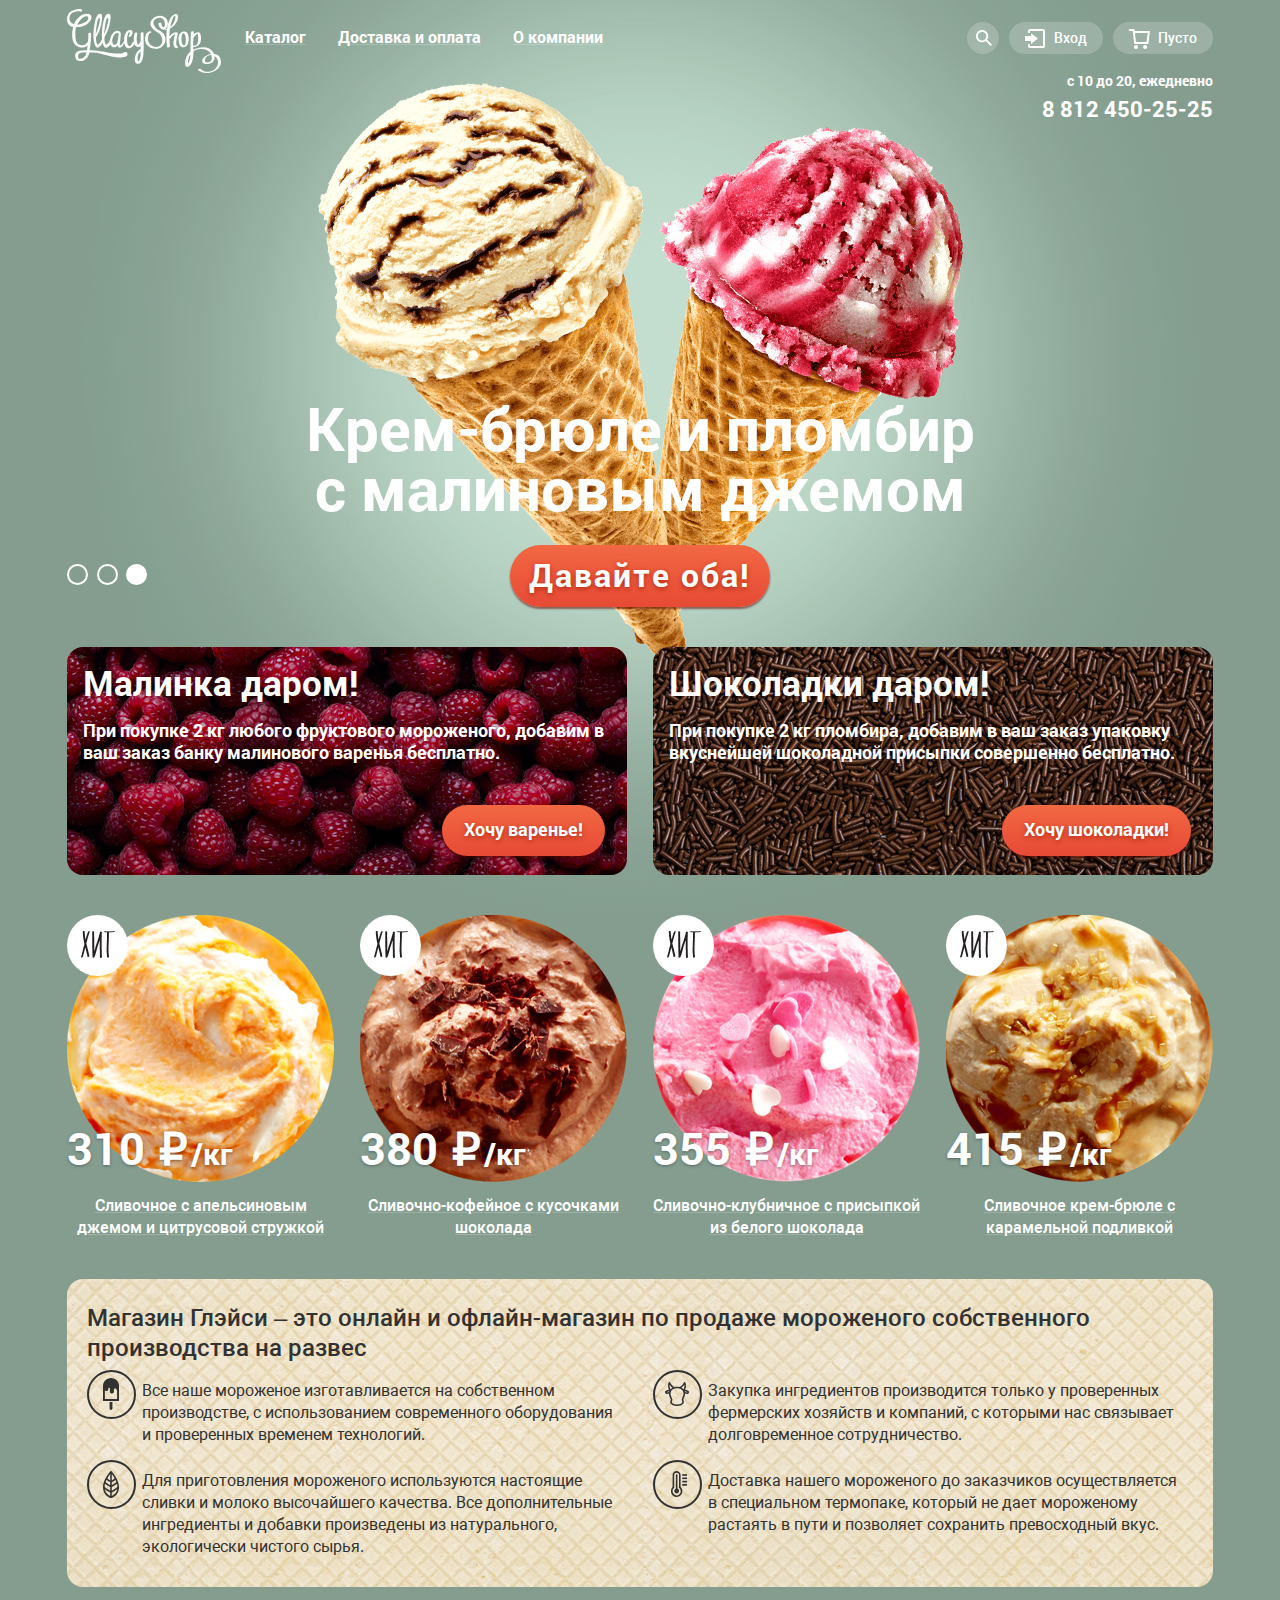
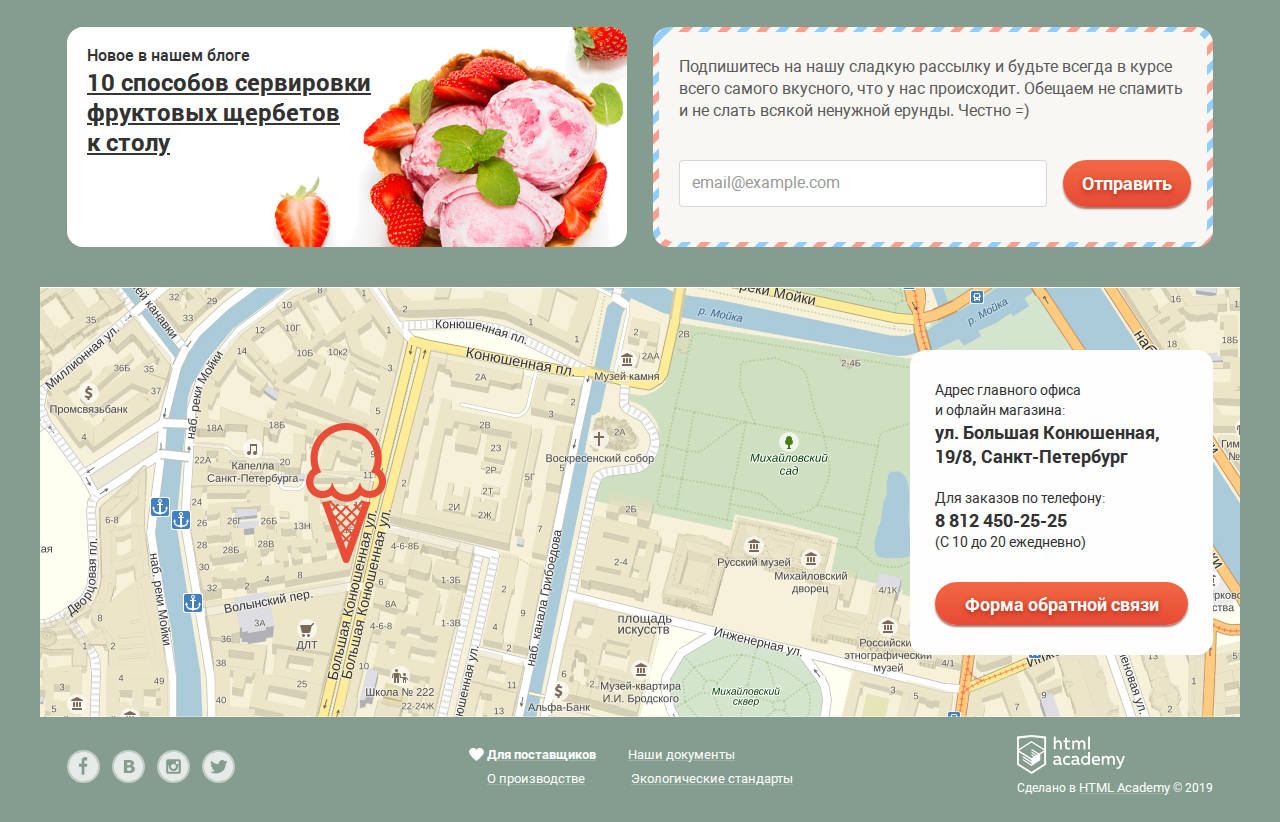
<file: index.html>
<!DOCTYPE html>
<html class="page" lang="ru">
  <head>
    <meta charset="utf-8">
    <title>HTML Academy: Глейси</title>
    <link rel="icon" href="favicon.ico">
    <link rel="icon" href="img/favicon/icon.svg" type="image/svg+xml">
    <link rel="apple-touch-icon" href="img/favicon/favicon-180.png">
    <link rel="manifest" href="manifest.webmanifest">
    <link href="css/normalize.css" rel="stylesheet">
    <link href="css/style.min.css" rel="stylesheet">
  </head>
  <body class="page-body bg-slider-green">

    <!-- HEADER -->
    <header class="main-header container">

      <nav class="main-navigation">

        <!-- logo -->
        <a class="logo">
          <img src="img/glacy-logo.svg" width="154"  height="64" alt="Логотип магазина Глэйси">
        </a>

        <!-- site-navigation -->
        <ul class="site-navigation">
          <li class="product-navigation-item">
            <a class="site-link" href="catalog.html">Каталог</a>

            <!-- product-navigation -->
            <ul class="product-navigation popup">
              <li>
                <a class="new-products-link" href="catalog.html">Новинки</a>
              </li>
              <li>
                <a href="catalog.html">Сливочное</a>
              </li>
              <li>
                <a href="catalog.html">Щербеты</a>
              </li>
              <li>
                <a href="catalog.html">Фруктовый лед</a>
              </li>
              <li>
                <a href="catalog.html">Мелорин</a>
              </li>
            </ul>

          </li>
          <li>
            <a class="site-link" href="#">Доставка и оплата</a>
          </li>
          <li>
            <a class="site-link" href="#">О компании</a>
          </li>
        </ul>

        <!-- user-navigation -->
        <ul class="user-navigation">

          <!-- search -->
          <li class="user-item">

            <a class="search-link" href="#" aria-label="Поиск">
              <svg class="search-icon" width="16" height="16" viewBox="0 0 16 16" fill="none" xmlns="http://www.w3.org/2000/svg">
                <path d="M16 14.6652L11.0785 9.73294C11.9827 8.48188 12.3826 6.93501 12.1984 5.40134C12.0141 3.86767 11.2594 2.4601 10.0848 1.45982C8.91022 0.45954 7.40233 -0.0598191 5.86234 0.00548954C4.32234 0.0707982 2.86363 0.715967 1.77757 1.81212C0.691516 2.90827 0.0580813 4.3747 0.0038002 5.91849C-0.050481 7.46228 0.478388 8.96976 1.48476 10.1398C2.49113 11.3098 3.90092 12.0563 5.43251 12.2301C6.96409 12.4039 8.50472 11.9922 9.74663 11.0772L14.6586 16L16 14.6652ZM6.08152 10.3767C5.24079 10.3767 4.41895 10.1268 3.71991 9.65874C3.02087 9.19063 2.47604 8.5253 2.15431 7.74687C1.83258 6.96844 1.7484 6.11188 1.91241 5.28551C2.07643 4.45913 2.48128 3.70006 3.07576 3.10427C3.67024 2.50849 4.42766 2.10276 5.25223 1.93838C6.0768 1.77401 6.93149 1.85837 7.70822 2.1808C8.48495 2.50324 9.14883 3.04927 9.61591 3.74983C10.083 4.4504 10.3323 5.27404 10.3323 6.11661C10.3298 7.24568 9.88115 8.3278 9.08451 9.12618C8.28788 9.92456 7.20813 10.3742 6.08152 10.3767Z" fill="white"/>
              </svg>
            </a>

            <form class="search popup" action="#" method="POST">
              <label class="visually-hidden" for="search">Поиск по сайту</label>
              <input type="search" id="search" placeholder="Крем-брюле">
            </form>

          </li>
          <!-- login -->
          <li class="user-item">

            <a class="enter-link" href="#">
              <svg class="enter-icon" width="20" height="19" viewBox="0 0 20 19" fill="none" xmlns="http://www.w3.org/2000/svg">
                <path d="M6.04 14.88L12.96 9.5L6.04 4.13V7.04H0V11.96H6.04V14.88Z" fill="white"/>
                <path d="M18 0H5C4.46957 0 3.96086 0.210714 3.58579 0.585786C3.21071 0.960859 3 1.46957 3 2V4H5V2H18V17H5V15H3V17C3 17.5304 3.21071 18.0391 3.58579 18.4142C3.96086 18.7893 4.46957 19 5 19H18C18.5304 19 19.0391 18.7893 19.4142 18.4142C19.7893 18.0391 20 17.5304 20 17V2C20 1.46957 19.7893 0.960859 19.4142 0.585786C19.0391 0.210714 18.5304 0 18 0Z" fill="white"/>
              </svg>
              Вход
            </a>

            <form class="login popup" action="#" method="POST">
              <label class="visually-hidden" for="login-email">Введите e-mail</label>
              <input id="login-email" type="email" name="login" placeholder="email@example.com">
              <label class="visually-hidden" for="login-password">Введите пароль</label>
              <input id="login-password" type="password" name="password" placeholder="••••••••">
              <button class="btn btn-login" type="submit">Войти</button>
              <div class="login-links">
                <a class="login-link" href="#">Забыли пароль?</a>
                <a class="login-link" href="#">Новая регистрация</a>
              </div>
            </form>

          </li>

          <!-- busket-order -->
          <li class="user-item">

            <a class="busket-index" href="#">
              <svg width="21" height="20" viewBox="0 0 21 20" fill="none" xmlns="http://www.w3.org/2000/svg">
                <path d="M5.70345 2L5.46161 0H0V2H3.66795L5.17946 15H19.2869L21 2H5.70345ZM17.5034 13H6.97313L5.96545 4H18.6924L17.5034 13Z" fill="white"/>
                <path d="M7.03359 20C8.14664 20 9.04894 19.1046 9.04894 18C9.04894 16.8954 8.14664 16 7.03359 16C5.92054 16 5.01823 16.8954 5.01823 18C5.01823 19.1046 5.92054 20 7.03359 20Z" fill="white"/>
                <path d="M16.1027 20C17.2157 20 18.118 19.1046 18.118 18C18.118 16.8954 17.2157 16 16.1027 16C14.9896 16 14.0873 16.8954 14.0873 18C14.0873 19.1046 14.9896 20 16.1027 20Z" fill="white"/>
              </svg>
              Пусто
            </a>

          </li>
        </ul>

      </nav>

      <!-- header-information -->
      <div class="header-info">
        <p>с 10 до 20, ежедневно</p>
        <a href="tel:88124502525">8 812 450-25-25</a>
      </div>

    </header>

    <!-- MAIN -->
    <main class="content">

      <h1 class="visually-hidden">Магазин мороженого "Глейси"</h1>

      <!-- SLIDER -->
      <section class="slider container">

        <h2 class="visually-hidden">Слайдер</h2>
        <ul class="slider-list">

          <li class="slide slide-current">
            <h3 class="slide-title">
              Крем-брюле и пломбир с малиновым джемом
            </h3>
            <a class="btn btn-slide" href="#">
              Давайте оба!
            </a>
          </li>

          <li class="slide">
            <h3 class="slide-title">
              Шоколадный пломбир и лимонный сорбет
            </h3>
            <a class="btn btn-slide" href="#">
              Давайте оба!
            </a>
          </li>

          <li class="slide">
            <h3 class="slide-title">
              Пломбир с помадкой и клубничный щербет
            </h3>
            <a class="btn btn-slide" href="#">
              Давайте оба!
            </a>
          </li>

        </ul>

        <div class="slider-controls">
          <button class="btn-controls" type="button" data-color="brown" aria-label="Первый слайд"></button>
          <button class="btn-controls" type="button" data-color="blue" aria-label="Второй слайд"></button>
          <button class="current" type="button" data-color="green" aria-label="Третий слайд"></button>
        </div>
      </section>

      <!-- PROMOTIONS -->
      <section class="promotions container">

        <h2 class="visually-hidden">Горячие предложения</h2>

        <div class="promotion promotion-raspberry">
          <h3>Малинка даром!</h3>
          <p>При покупке 2 кг любого фруктового мороженого, добавим в ваш заказ банку малинового
             варенья бесплатно.</p>
          <a class="btn btn-promo" href="#">Хочу варенье!</a>
        </div>

        <div class="promotion promotion-chocolate">
          <h3>Шоколадки даром!</h3>
          <p>При покупке 2 кг пломбира, добавим в ваш заказ упаковку вкуснейшей шоколадной присыпки
             совершенно бесплатно.</p>
          <a class="btn btn-promo" href="#">Хочу шоколадки!</a>
        </div>

      </section>

      <!-- ICECREAM-CATALOG -->
      <section class="icecreams container">

        <h2 class="visually-hidden">Каталог мороженого</h2>

        <div class="icecream icecream-hit">
          <img src="img/icecream-orange.png" width="267" height="267" alt="Сливочное с апельсиновым джемом">
          <p>310 <span class="rub">&#8381;</span><span>/кг</span></p>
          <a class="product-link" href="catalog.html">Сливочное с апельсиновым джемом и цитрусовой стружкой</a>
          <a class="btn btn-icecream" href="#">Быстрый просмотр</a>
        </div>

        <div class="icecream icecream-hit">
          <img src="img/icecream-coffee.png" width="267" height="267" alt="Сливочно-кофейное">
          <p>380 <span class="rub">&#8381;</span><span>/кг</span></p>
          <a class="product-link" href="catalog.html">Сливочно-кофейное с кусочками шоколада</a>
          <a class="btn btn-icecream" href="#">Быстрый просмотр</a>
        </div>

        <div class="icecream icecream-hit">
          <img src="img/icecream-strawberry.png" width="267" height="267" alt="Сливочно-клубничное">
          <p>355 <span class="rub">&#8381;</span><span>/кг</span></p>
          <a class="product-link" href="catalog.html">Сливочно-клубничное с присыпкой из белого шоколада</a>
          <a class="btn btn-icecream" href="#">Быстрый просмотр</a>
        </div>

        <div class="icecream icecream-hit">
          <img src="img/icecream-cremebrulee.png" width="267" height="267" alt="Сливочное крем-брюле">
          <p>415 <span class="rub">&#8381;</span><span>/кг</span></p>
          <a class="product-link" href="catalog.html">Сливочное крем-брюле с карамельной подливкой</a>
          <a class="btn btn-icecream" href="#">Быстрый просмотр</a>
        </div>

      </section>

      <!-- DESCRIPTION -->
      <section class="description container">

        <h2 class="visually-hidden">Наши преимущества</h2>
        <p class="about">Магазин Глэйси – это онлайн и офлайн-магазин по продаже мороженого собственного производства на развес</p>

        <p class="feature feature-icecream">Все наше мороженое изготавливается на собственном производстве, с использованием современного оборудования и проверенных временем технологий.</p>

        <p class="feature feature-bull">Закупка ингредиентов производится только у проверенных фермерских хозяйств и компаний, с которыми нас связывает долговременное сотрудничество.</p>

        <p class="feature feature-leaf">Для приготовления мороженого используются настоящие сливки и молоко высочайшего качества. Все дополнительные ингредиенты и добавки произведены из натурального, экологически чистого сырья.</p>

        <p class="feature feature-therm">Доставка нашего мороженого до заказчиков осуществляется в специальном термопаке, который не дает мороженому растаять в пути и позволяет сохранить превосходный вкус.</p>

      </section>

      <!-- BLOG -->
      <section class="blog container">
        <h2 class="visually-hidden">Новости магазина "Глэйси"</h2>

        <article class="blog-news">
          <h3>Новое в нашем блоге</h3>
          <a href="#">10 способов сервировки фруктовых щербетов <br>к столу</a>
        </article>

        <form class="blog-subscription" action="#">
          <p>Подпишитесь на нашу сладкую рассылку и будьте всегда в курсе всего самого вкусного, что у нас происходит.
             Обещаем не спамить и не слать всякой ненужной ерунды. Честно =)</p>
          <label class="visually-hidden" for="subscription-email">Введите e-mail</label>
          <input id="subscription-email" type="text" placeholder="email@example.com">
          <button class="btn btn-blog" type="submit">Отправить</button>
        </form>

      </section>

      <!-- MAP -->
      <section class="map">
        <iframe src="https://yandex.ru/map-widget/v1/?um=constructor%3A77f2c702da453874a0767ae967fa214e9f26b62830f54775108ee4b9b10a15d4&amp;source=constructor"
                width="1200" height="430" tabindex="0"
                title="Офис компании по адресу ул. Большая Конюшенная, 19/8, Санкт-Петербург">
        </iframe>
        <h2 class="visually-hidden">Контактная информация</h2>
        <section class="reach-form">
          <h3 class="visually-hidden">Контактная информация</h3>
          <p>
            Адрес главного офиса <br>
            и офлайн магазина:
          </p>
          <p>
              ул. Большая Конюшенная,<br>
              19/8, Санкт-Петербург
          </p>
          <p>
            Для заказов по телефону:<br>
            <a href="tel:88124502525">8 812 450-25-25</a>
            (С 10 до 20 ежедневно)
          </p>
          <button class="btn btn-reach" type="button">Форма обратной связи</button>
        </section>

      </section>

    </main>

    <!-- FOOTER -->
    <footer class="main-footer container">

      <!-- social -->
      <ul class="footer-social">
        <li>
          <a href="#">
            <svg width="36" height="36" viewBox="0 0 36 36" fill="none" xmlns="http://www.w3.org/2000/svg">
              <path d="M18 35C27.3888 35 35 27.3888 35 18C35 8.61116 27.3888 1 18 1C8.61116 1 1 8.61116 1 18C1 27.3888 8.61116 35 18 35Z" stroke="white" stroke-opacity="0.5" stroke-width="2"/>
              <path d="M18 2C14.8355 2 11.7421 2.93838 9.11088 4.69649C6.4797 6.45459 4.42894 8.95345 3.21793 11.8771C2.00693 14.8007 1.69008 18.0177 2.30744 21.1214C2.92481 24.2251 4.44866 27.0761 6.6863 29.3137C8.92394 31.5513 11.7749 33.0752 14.8786 33.6926C17.9823 34.3099 21.1993 33.9931 24.1229 32.7821C27.0466 31.5711 29.5454 29.5203 31.3035 26.8891C33.0616 24.2579 34 21.1645 34 18C34 13.7565 32.3143 9.68687 29.3137 6.68629C26.3131 3.68571 22.2435 2 18 2ZM22.06 11.45H19V14.9H22V18.34H19V27H16V18.34H13V14.9H16V11.45C15.9449 10.5957 16.2291 9.75426 16.7908 9.1083C17.3525 8.46234 18.1464 8.06407 19 8H22V11.45H22.06Z" fill="white" fill-opacity="0.8"/>
            </svg>
          </a>
        </li>
        <li>
          <a href="#">
            <svg width="36" height="36" viewBox="0 0 36 36" fill="none" xmlns="http://www.w3.org/2000/svg">
              <path d="M18 35C27.3888 35 35 27.3888 35 18C35 8.61116 27.3888 1 18 1C8.61116 1 1 8.61116 1 18C1 27.3888 8.61116 35 18 35Z" stroke="white" stroke-opacity="0.5" stroke-width="2"/>
              <path d="M18.64 16.49C18.9652 16.4904 19.2875 16.4293 19.59 16.31C19.8645 16.2077 20.0922 16.0085 20.23 15.75C20.3343 15.4964 20.3854 15.2241 20.38 14.95C20.376 14.7057 20.3143 14.4659 20.2 14.25C20.0714 14.0066 19.8523 13.8235 19.59 13.74C19.2687 13.627 18.9306 13.5695 18.59 13.57H16.59V16.57H17.16C17.75 16.52 18.24 16.51 18.64 16.49Z" fill="white" fill-opacity="0.8"/>
              <path d="M20.12 19.08C19.751 19.0101 19.3752 18.9832 19 19H16.61V22.5H19.06C19.4757 22.4953 19.8865 22.4104 20.27 22.25C20.591 22.1392 20.8632 21.9199 21.04 21.63C21.1865 21.3527 21.2621 21.0436 21.26 20.73C21.2753 20.3782 21.1848 20.0298 21 19.73C20.7922 19.4167 20.4806 19.1865 20.12 19.08Z" fill="white" fill-opacity="0.8"/>
              <path d="M18 2C14.8355 2 11.7421 2.93838 9.11088 4.69649C6.4797 6.45459 4.42894 8.95345 3.21793 11.8771C2.00693 14.8007 1.69008 18.0177 2.30744 21.1214C2.92481 24.2251 4.44866 27.0761 6.6863 29.3137C8.92394 31.5513 11.7749 33.0752 14.8786 33.6926C17.9823 34.3099 21.1993 33.9931 24.1229 32.7821C27.0466 31.5711 29.5454 29.5203 31.3035 26.8891C33.0616 24.2579 34 21.1645 34 18C34 13.7565 32.3143 9.68687 29.3137 6.68629C26.3131 3.68571 22.2435 2 18 2ZM24.6 22.53C24.3376 23.056 23.9537 23.5119 23.48 23.86C22.9342 24.2714 22.3122 24.5705 21.65 24.74C20.8286 24.9383 19.9848 25.029 19.14 25.01H13V11H18.45C19.2781 10.9868 20.1063 11.0235 20.93 11.11C21.473 11.194 21.9994 11.3627 22.49 11.61C22.9868 11.8462 23.4013 12.2258 23.68 12.7C23.9455 13.1728 24.0801 13.7079 24.07 14.25C24.0819 14.8916 23.8931 15.5209 23.53 16.05C23.1452 16.588 22.6142 17.0045 22 17.25V17.32C22.8272 17.4588 23.5898 17.8541 24.18 18.45C24.7295 19.0712 25.0163 19.8815 24.98 20.71C25.0043 21.3386 24.8738 21.9636 24.6 22.53Z" fill="white" fill-opacity="0.8"/>
            </svg>
          </a>
        </li>
        <li>
          <a href="#">
            <svg width="36" height="36" viewBox="0 0 36 36" fill="none" xmlns="http://www.w3.org/2000/svg">
              <path d="M18 35C27.3888 35 35 27.3888 35 18C35 8.61116 27.3888 1 18 1C8.61116 1 1 8.61116 1 18C1 27.3888 8.61116 35 18 35Z" stroke="white" stroke-opacity="0.5" stroke-width="2"/>
              <path d="M22.92 18C22.92 19.3155 22.3974 20.5771 21.4673 21.5072C20.5371 22.4374 19.2755 22.96 17.96 22.96C16.6445 22.96 15.3829 22.4374 14.4528 21.5072C13.5226 20.5771 13 19.3155 13 18C13.001 17.6158 13.048 17.233 13.14 16.86H12.24V23.7H23.64V16.86H22.74C22.8406 17.2325 22.901 17.6147 22.92 18Z" fill="white" fill-opacity="0.8"/>
              <path d="M18 20.66C18.5252 20.656 19.0375 20.4967 19.4723 20.202C19.9071 19.9073 20.245 19.4905 20.4432 19.0042C20.6415 18.5178 20.6913 17.9836 20.5864 17.4689C20.4816 16.9542 20.2266 16.4821 19.8539 16.1121C19.4811 15.7421 19.0071 15.4908 18.4916 15.3897C17.9762 15.2887 17.4424 15.3425 16.9575 15.5445C16.4726 15.7464 16.0584 16.0873 15.7669 16.5243C15.4755 16.9613 15.32 17.4748 15.32 18C15.3213 18.3506 15.3917 18.6976 15.5271 19.021C15.6625 19.3444 15.8602 19.638 16.1091 19.8851C16.358 20.1321 16.653 20.3276 16.9775 20.4606C17.3019 20.5936 17.6494 20.6613 18 20.66Z" fill="white" fill-opacity="0.8"/>
              <path d="M23.68 12.3H20.64V15.34H23.68V12.3Z" fill="white" fill-opacity="0.8"/>
              <path d="M18 2C14.8355 2 11.7421 2.93838 9.11088 4.69649C6.4797 6.45459 4.42894 8.95345 3.21793 11.8771C2.00693 14.8007 1.69008 18.0177 2.30744 21.1214C2.92481 24.2251 4.44866 27.0761 6.6863 29.3137C8.92394 31.5513 11.7749 33.0752 14.8786 33.6926C17.9823 34.3099 21.1993 33.9931 24.1229 32.7821C27.0466 31.5711 29.5454 29.5203 31.3035 26.8891C33.0616 24.2579 34 21.1645 34 18C34 13.7565 32.3143 9.68687 29.3137 6.68629C26.3131 3.68571 22.2435 2 18 2ZM26 23.7C26.0027 24.0045 25.9444 24.3064 25.8285 24.588C25.7127 24.8696 25.5416 25.1251 25.3253 25.3395C25.1091 25.5539 24.8521 25.7228 24.5695 25.8362C24.2869 25.9497 23.9845 26.0054 23.68 26H12.28C11.9793 25.9987 11.6818 25.9382 11.4044 25.8219C11.1271 25.7056 10.8754 25.5358 10.6637 25.3222C10.4519 25.1086 10.2844 24.8554 10.1705 24.5771C10.0566 24.2988 9.99869 24.0007 10 23.7V12.3C9.99869 11.9993 10.0566 11.7012 10.1705 11.4229C10.2844 11.1446 10.4519 10.8914 10.6637 10.6778C10.8754 10.4642 11.1271 10.2944 11.4044 10.1781C11.6818 10.0618 11.9793 10.0013 12.28 10H23.67C23.9749 9.99467 24.2778 10.0503 24.561 10.1636C24.8441 10.2769 25.1017 10.4457 25.3188 10.6599C25.5358 10.8742 25.7079 11.1296 25.8249 11.4112C25.9418 11.6929 26.0014 11.995 26 12.3V23.7Z" fill="white" fill-opacity="0.8"/>
            </svg>
          </a>
        </li>
        <li>
          <a href="#">
            <svg width="36" height="36" viewBox="0 0 36 36" fill="none" xmlns="http://www.w3.org/2000/svg">
              <path d="M18 35C27.3888 35 35 27.3888 35 18C35 8.61116 27.3888 1 18 1C8.61116 1 1 8.61116 1 18C1 27.3888 8.61116 35 18 35Z" stroke="white" stroke-opacity="0.5" stroke-width="2"/>
              <path d="M18 2C14.8355 2 11.7421 2.93838 9.11088 4.69649C6.4797 6.45459 4.42894 8.95345 3.21793 11.8771C2.00693 14.8007 1.69008 18.0177 2.30744 21.1214C2.92481 24.2251 4.44866 27.0761 6.6863 29.3137C8.92394 31.5513 11.7749 33.0752 14.8786 33.6926C17.9823 34.3099 21.1993 33.9931 24.1229 32.7821C27.0466 31.5711 29.5454 29.5203 31.3035 26.8891C33.0616 24.2579 34 21.1645 34 18C34 13.7565 32.3143 9.68687 29.3137 6.68629C26.3131 3.68571 22.2435 2 18 2ZM25.94 14.81C25.69 21.33 22.48 25.64 14.94 25.51H14.46C14.01 25.51 9.91001 25.07 9.11001 23.69C10.8989 23.9555 12.7228 23.5494 14.23 22.55C13.18 22.26 11.31 22.09 10.98 19.7C11.3928 19.8642 11.8441 19.9058 12.28 19.82C11 19 9.53001 18.3 9.61001 16.17C10.028 16.4893 10.5445 16.652 11.07 16.63C10.3 16.4 8.92001 13.39 10.07 11.85C12.07 13.64 14.14 15.33 17.87 15.49C18.1 13.28 19.11 11.79 21.04 11.17C21.7375 10.9333 22.4908 10.9157 23.1986 11.1195C23.9065 11.3232 24.5351 11.7387 25 12.31C25.74 12.08 26.45 11.84 27.19 11.62C27.1758 11.9571 27.0846 12.2865 26.9234 12.5829C26.7622 12.8793 26.5353 13.1349 26.26 13.33C26.5167 13.3601 26.7768 13.3336 27.0221 13.2524C27.2674 13.1712 27.492 13.0372 27.68 12.86C27.5628 13.2985 27.3443 13.7034 27.0421 14.0421C26.7399 14.3808 26.3624 14.6438 25.94 14.81Z" fill="white" fill-opacity="0.8"/>
            </svg>
          </a>
        </li>
      </ul>

      <!-- footer links -->
      <ul class="footer-links">
        <li>
          <a class="supplyers-link" href="#">Для поставщиков</a>
        </li>
        <li>
          <a href="#">Наши документы</a>
        </li>
        <li>
          <a href="#">О производстве</a>
        </li>
        <li>
          <a href="#">Экологические стандарты</a>
        </li>
      </ul>
      <div class="copyright">
        <a href="https://htmlacademy.ru/intensive/htmlcss">
          <img src="img/academy-logo.svg" width="108" height="39" alt="Логотип HTML Academy">
        </a>
        <p>Сделано в <a href="https://htmlacademy.ru/intensive/htmlcss">HTML Academy</a> &#169; 2019</p>
      </div>

    </footer>

    <!-- MODAL -->
    <section class="callback">
      <form class="modal popup" action="#" method="POST">
        <h2>Мы обязательно вам ответим!</h2>
        <label class="visually-hidden" for="callback-name">Введите имя</label>
        <input id="callback-name" type="text" placeholder="Имя Фамилия">
        <label class="visually-hidden" for="callback-email">Введите e-mail</label>
        <input id="callback-email" type="text" placeholder="email@example.com">
        <label class="visually-hidden" for="callback-about">Введите ваш вопрос</label>
        <textarea id="callback-about" placeholder="В свободной форме"></textarea>
        <button class="btn btn-modal" type="submit">Отправить</button>
        <button class="close" type="button" aria-label="Закрыть"></button>
      </form>
    </section>
    <script src="js/script.min.js"></script>
  </body>
</html>
</file>
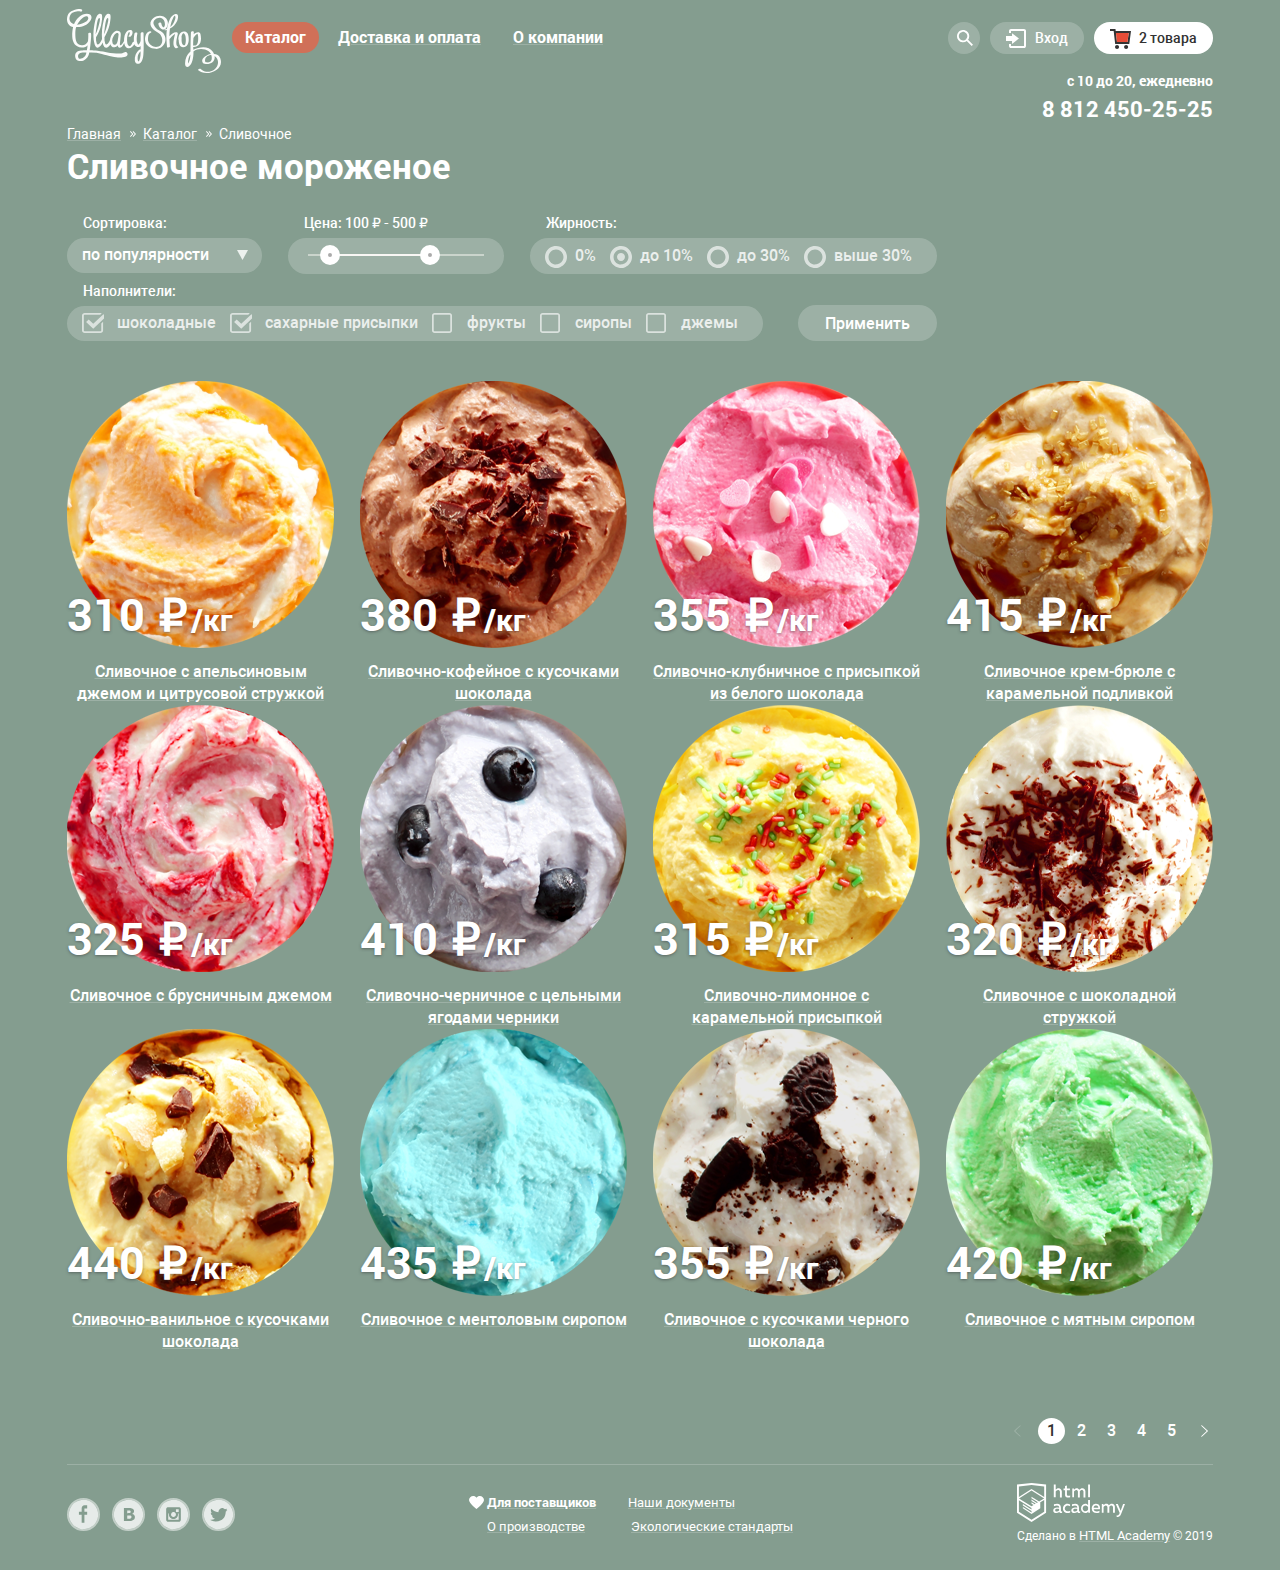
<file: catalog.html>
<!DOCTYPE html>
<html class="page" lang="ru">
  <head>
    <meta charset="utf-8">
    <title>HTML Academy: Глейси</title>
    <link rel="icon" href="favicon.ico">
    <link rel="icon" href="img/favicon/icon.svg" type="image/svg+xml">
    <link rel="apple-touch-icon" href="img/favicon/favicon-180.png">
    <link rel="manifest" href="manifest.webmanifest">
    <link href="css/normalize.css" rel="stylesheet">
    <link href="css/style.css" rel="stylesheet">
  </head>
  <body class="page-body bg-catalog">
    <!-- HEADER -->
    <header class="main-header container">

      <nav class="main-navigation">

        <!-- logo -->
        <a href="index.html" class="logo">
          <img src="img/glacy-logo.svg" width="154"  height="64" alt="Логотип магазина Глэйси">
        </a>

        <!-- site-navigation -->
        <ul class="site-navigation">
          <li class="product-navigation-item">
            <a class="site-link current">Каталог</a>

            <!-- product-navigation -->
            <ul class="product-navigation popup">
              <li>
                <a class="new-products-link" href="catalog.html">Новинки</a>
              </li>
              <li>
                <a class="current-products" href="catalog.html">Сливочное</a>
              </li>
              <li>
                <a href="catalog.html">Щербеты</a>
              </li>
              <li>
                <a href="catalog.html">Фруктовый лед</a>
              </li>
              <li>
                <a href="catalog.html">Мелорин</a>
              </li>
            </ul>

          </li>
          <li>
            <a class="site-link" href="#">Доставка и оплата</a>
          </li>
          <li>
            <a class="site-link" href="#">О компании</a>
          </li>
        </ul>

        <!-- user-navigation -->
        <ul class="user-navigation">

          <!-- search -->
          <li class="user-item">

            <a class="search-link" href="#" aria-label="Поиск">
              <svg class="search-icon" width="16" height="16" viewBox="0 0 16 16" fill="none" xmlns="http://www.w3.org/2000/svg">
                <path d="M16 14.6652L11.0785 9.73294C11.9827 8.48188 12.3826 6.93501 12.1984 5.40134C12.0141 3.86767 11.2594 2.4601 10.0848 1.45982C8.91022 0.45954 7.40233 -0.0598191 5.86234 0.00548954C4.32234 0.0707982 2.86363 0.715967 1.77757 1.81212C0.691516 2.90827 0.0580813 4.3747 0.0038002 5.91849C-0.050481 7.46228 0.478388 8.96976 1.48476 10.1398C2.49113 11.3098 3.90092 12.0563 5.43251 12.2301C6.96409 12.4039 8.50472 11.9922 9.74663 11.0772L14.6586 16L16 14.6652ZM6.08152 10.3767C5.24079 10.3767 4.41895 10.1268 3.71991 9.65874C3.02087 9.19063 2.47604 8.5253 2.15431 7.74687C1.83258 6.96844 1.7484 6.11188 1.91241 5.28551C2.07643 4.45913 2.48128 3.70006 3.07576 3.10427C3.67024 2.50849 4.42766 2.10276 5.25223 1.93838C6.0768 1.77401 6.93149 1.85837 7.70822 2.1808C8.48495 2.50324 9.14883 3.04927 9.61591 3.74983C10.083 4.4504 10.3323 5.27404 10.3323 6.11661C10.3298 7.24568 9.88115 8.3278 9.08451 9.12618C8.28788 9.92456 7.20813 10.3742 6.08152 10.3767Z" fill="white"/>
              </svg>
            </a>

            <form class="search popup" action="#" method="POST">
              <label class="visually-hidden" for="search">Поиск по сайту</label>
              <input type="search" id="search" placeholder="Крем-брюле">
            </form>

          </li>
          <!-- login -->
          <li class="user-item">

            <a class="enter-link" href="#">
              <svg class="enter-icon" width="20" height="19" viewBox="0 0 20 19" fill="none" xmlns="http://www.w3.org/2000/svg">
                <path d="M6.04 14.88L12.96 9.5L6.04 4.13V7.04H0V11.96H6.04V14.88Z" fill="white"/>
                <path d="M18 0H5C4.46957 0 3.96086 0.210714 3.58579 0.585786C3.21071 0.960859 3 1.46957 3 2V4H5V2H18V17H5V15H3V17C3 17.5304 3.21071 18.0391 3.58579 18.4142C3.96086 18.7893 4.46957 19 5 19H18C18.5304 19 19.0391 18.7893 19.4142 18.4142C19.7893 18.0391 20 17.5304 20 17V2C20 1.46957 19.7893 0.960859 19.4142 0.585786C19.0391 0.210714 18.5304 0 18 0Z" fill="white"/>
              </svg>
              Вход
            </a>

            <form class="login popup" action="#" method="POST">
              <label class="visually-hidden" for="login-login">Введите e-mail</label>
              <input id="login-login" type="email" name="login" placeholder="email@example.com">
              <label class="visually-hidden" for="login-password">Введите пароль</label>
              <input id="login-password" type="password" name="password" placeholder="••••••••">
              <button class="btn btn-login" type="submit">Войти</button>
              <div class="login-links">
                <a class="login-link" href="#">Забыли пароль?</a>
                <a class="login-link" href="#">Новая регистрация</a>
              </div>
            </form>

          </li>

          <!-- busket-order -->
          <li class="user-item">

            <a class="busket-catalog" href="#">
              <svg width="21" height="20" viewBox="0 0 21 20" fill="none" xmlns="http://www.w3.org/2000/svg">
                <path d="M7.03359 20C8.14664 20 9.04894 19.1046 9.04894 18C9.04894 16.8954 8.14664 16 7.03359 16C5.92054 16 5.01823 16.8954 5.01823 18C5.01823 19.1046 5.92054 20 7.03359 20Z" fill="#343434"/>
                <path d="M16.1027 20C17.2157 20 18.118 19.1046 18.118 18C18.118 16.8954 17.2157 16 16.1027 16C14.9896 16 14.0873 16.8954 14.0873 18C14.0873 19.1046 14.9896 20 16.1027 20Z" fill="#343434"/>
                <path d="M5.70345 2L5.46161 0H0V2H3.66795L5.17946 15H19.2869L21 2H5.70345ZM17.5034 13H6.97313L5.96545 4H18.6924L17.5034 13Z" fill="#343434"/>
                <path class="busket-inner" d="M5.93506 4.03003L6.97297 13H17.5032L18.6923 4.03003H5.93506Z" fill="#E84D37"/>
              </svg>
              2 товара
            </a>

            <div class="busket popup">
              <table class="busket-table">
                <tr>
                  <td class="busket-delete">
                    <button type="button" aria-label="Удалить"></button>
                  </td>
                  <td class="busket-image">
                    <img src="img/icecream-orange.png" width="33" height="33" alt="Пломбир с апельсиновым джемом">
                  </td>
                  <td class="busket-title">Пломбир с апельсиновым джемом</td>
                  <td class="busket-count">1,5кг х <span>200 руб.</span></td>
                  <td class="busket-price">300 руб.</td>
                </tr>
                <tr>
                  <td class="busket-delete">
                    <button type="button" aria-label="Удалить"></button>
                  </td>
                  <td class="busket-image">
                    <img src="img/icecream-strawberry.png" width="33" height="33" alt="Клубничный пломбир с присыпкой из белого шоколада">
                  </td>
                  <td class="busket-title">Клубничный пломбир с присыпкой из белого шоколада</td>
                  <td class="busket-count">1,5кг х <span>300 руб.</span></td>
                  <td class="busket-price">450 руб.</td>
                </tr>
              </table>
              <p>Итого: 750 руб.</p>
              <button class="btn btn-table" type="submit">Оформить заказ</button>
            </div>

          </li>

        </ul>

      </nav>

      <!-- header-information -->
      <div class="header-info">
        <p>с 10 до 20, ежедневно</p>
        <a href="tel:88124502525">8 812 450-25-25</a>
      </div>

    </header>

    <main class="content container">

      <!-- BREADCRUMBS -->
      <ul class="breadcrumbs">
        <li>
          <a href="index.html">Главная</a>
        </li>
        <li>
          <a href="catalog.html">Каталог</a>
        </li>
        <li>
          <a class="breadcrumb-current">Сливочное</a>
        </li>
      </ul>

      <h1 class="catalog-title">Сливочное мороженое</h1>

      <!-- FILTERS -->
      <form class="filter" action="https://echo.htmlacademy.ru/" method="GET">

        <!-- sorting -->
        <fieldset>
          <legend>Сортировка:</legend>
          <label class="visually-hidden" for="sort">Сортировка по популярности</label>
          <select class="popularity" name="sort" id="sort">
            <option value="popular">по популярности</option>
            <option value="cheap">сначала недорогие</option>
            <option value="expensive">сначала дорогие</option>
            <option value="fat">по жирности</option>
          </select>
        </fieldset>

        <!-- range -->
        <fieldset>
          <legend>Цена: 100 &#8381; - 500 &#8381;</legend>
          <div class="range-filter">
            <div class="range-controls">
              <div class="scale">
                <div class="bar" style="width: 60%;margin-left: 10%"></div>
              </div>
              <div class="toggle toggle-min" tabindex="0" style="left: 15%"></div>
              <div class="toggle toggle-max" tabindex="0" style="left: 61%"></div>
            </div>
          </div>
        </fieldset>

        <!-- fat -->
        <fieldset>
          <legend>Жирность:</legend>
          <div class="fat-ratio">
            <input class="radio" type="radio" id="zero" name="fat" value="zero">
            <label class="radio-label"  for="zero">0%</label>
            <input class="radio" type="radio" id="ten" name="fat" value="ten" checked>
            <label class="radio-label" for="ten">до 10%</label>
            <input class="radio" type="radio" id="thirty" name="fat" value="thirty">
            <label class="radio-label" for="thirty">до 30%</label>
            <input class="radio" type="radio" id="thirtyplus" name="fat" value="thirtyplus">
            <label class="radio-label" for="thirtyplus">выше 30%</label>
          </div>
        </fieldset>

        <!--  fill -->
        <fieldset>
          <legend>Наполнители:</legend>
          <div class="fill">
            <input class="checkbox" type="checkbox" id="chocolate" name="fillins" value="chocolate" checked>
            <label class="checkbox-label" for="chocolate">шоколадные</label>
            <input class="checkbox" type="checkbox" id="sugar" name="fillins" value="sugar" checked>
            <label class="checkbox-label" for="sugar">сахарные присыпки</label>
            <input class="checkbox" type="checkbox" id="fruits" name="fillins" value="fruits">
            <label class="checkbox-label" for="fruits">фрукты</label>
            <input class="checkbox" type="checkbox" id="syrop" name="fillins" value="syrop">
            <label class="checkbox-label" for="syrop">сиропы</label>
            <input class="checkbox" type="checkbox" id="jam" name="fillins" value="jam">
            <label class="checkbox-label" for="jam">джемы</label>
          </div>
        </fieldset>
        <button class="btn-filter" type="submit">Применить</button>
      </form>

      <section class="icecreams icecreams-catalog">
        <h2 class="visually-hidden">Каталог сливочного мороженого</h2>
        <div class="icecream">
          <img src="img/icecream-orange.png" width="267" height="267" alt="Сливочное с апельсиновым джемом">
          <p>310 <span class="rub">&#8381;</span><span>/кг</span></p>
          <a class="product-link" href="catalog.html">Сливочное с апельсиновым джемом и цитрусовой стружкой</a>
          <a class="btn btn-icecream" href="#">Быстрый просмотр</a>
        </div>

        <div class="icecream">
          <img src="img/icecream-coffee.png" width="267" height="267" alt="Сливочно-кофейное">
          <p>380 <span class="rub">&#8381;</span><span>/кг</span></p>
          <a class="product-link" href="catalog.html">Сливочно-кофейное с кусочками шоколада</a>
          <a class="btn btn-icecream" href="#">Быстрый просмотр</a>
        </div>

        <div class="icecream">
          <img src="img/icecream-strawberry.png" width="267" height="267" alt="Сливочно-клубничное">
          <p>355 <span class="rub">&#8381;</span><span>/кг</span></p>
          <a class="product-link" href="catalog.html">Сливочно-клубничное с присыпкой из белого шоколада</a>
          <a class="btn btn-icecream" href="#">Быстрый просмотр</a>
        </div>

        <div class="icecream">
          <img src="img/icecream-cremebrulee.png" width="267" height="267" alt="Сливочное крем-брюле">
          <p>415 <span class="rub">&#8381;</span><span>/кг</span></p>
          <a class="product-link" href="catalog.html">Сливочное крем-брюле с карамельной подливкой</a>
          <a class="btn btn-icecream" href="#">Быстрый просмотр</a>
        </div>

        <div class="icecream">
          <img src="img/icecream-lingonberry.png" width="267" height="267" alt="Сливочное с брусничным джемом">
          <p>325 <span class="rub">&#8381;</span><span>/кг</span></p>
          <a class="product-link" href="catalog.html">Сливочное с брусничным джемом</a>
          <a class="btn btn-icecream" href="#">Быстрый просмотр</a>
        </div>

        <div class="icecream">
          <img src="img/icecream-blueberry.png" width="267" height="267" alt="Сливочное-черничное">
          <p>410 <span class="rub">&#8381;</span><span>/кг</span></p>
          <a class="product-link" href="catalog.html">Сливочно-черничное с цельными ягодами черники</a>
          <a class="btn btn-icecream" href="#">Быстрый просмотр</a>
        </div>

        <div class="icecream">
          <img src="img/icecream-caramel.png" width="267" height="267" alt="Сливочно-лимонное">
          <p>315 <span class="rub">&#8381;</span><span>/кг</span></p>
          <a class="product-link" href="catalog.html">Сливочно-лимонное с карамельной присыпкой</a>
          <a class="btn btn-icecream" href="#">Быстрый просмотр</a>
        </div>

        <div class="icecream">
          <img src="img/icecream-chocolate-chip.png" width="267" height="267" alt="Сливочное с шоколадной стружкой">
          <p>320 <span class="rub">&#8381;</span><span>/кг</span></p>
          <a class="product-link" href="catalog.html">Сливочное с шоколадной стружкой</a>
          <a class="btn btn-icecream" href="#">Быстрый просмотр</a>
        </div>

        <div class="icecream">
          <img src="img/icecream-vanile.png" width="267" height="267" alt="Сливочно-ванильное">
          <p>440 <span class="rub">&#8381;</span><span>/кг</span></p>
          <a class="product-link" href="catalog.html">Сливочно-ванильное с кусочками шоколада</a>
          <a class="btn btn-icecream" href="#">Быстрый просмотр</a>
        </div>

        <div class="icecream">
          <img src="img/icecream-mentol.png" width="267" height="267" alt="Сливочное с ментоловым сиропом">
          <p>435 <span class="rub">&#8381;</span><span>/кг</span></p>
          <a class="product-link" href="catalog.html">Сливочное с ментоловым сиропом</a>
          <a class="btn btn-icecream" href="#">Быстрый просмотр</a>
        </div>

        <div class="icecream">
          <img src="img/icecream-chocolate-piece.png" width="267" height="267" alt="Сливочное с черным шоколадом">
          <p>355 <span class="rub">&#8381;</span><span>/кг</span></p>
          <a class="product-link" href="catalog.html">Сливочное с кусочками черного шоколада</a>
          <a class="btn btn-icecream" href="#">Быстрый просмотр</a>
        </div>

        <div class="icecream">
          <img src="img/icecream-mint.png" width="267" height="267" alt="Сливочное с мятным сиропом">
          <p>420 <span class="rub">&#8381;</span><span>/кг</span></p>
          <a class="product-link" href="catalog.html">Сливочное с мятным сиропом</a>
          <a class="btn btn-icecream" href="#">Быстрый просмотр</a>
        </div>
      </section>
      <ul class="pagination container">
        <li>
          <a class="back" aria-label="назад"></a>
        </li>
        <li>
          <a class="active" href="#">1</a>
        </li>
        <li>
          <a href="#">2</a>
        </li>
        <li>
          <a href="#">3</a>
        </li>
        <li>
          <a href="#">4</a>
        </li>
        <li>
          <a href="#">5</a>
        </li>
        <li>
          <a class="forward" aria-label="вперед"></a>
        </li>
      </ul>
    </main>

    <!-- FOOTER -->
    <footer class="main-footer container">

      <!-- social -->
      <ul class="footer-social">
        <li>
          <a href="#">
            <svg width="36" height="36" viewBox="0 0 36 36" fill="none" xmlns="http://www.w3.org/2000/svg">
              <path d="M18 35C27.3888 35 35 27.3888 35 18C35 8.61116 27.3888 1 18 1C8.61116 1 1 8.61116 1 18C1 27.3888 8.61116 35 18 35Z" stroke="white" stroke-opacity="0.5" stroke-width="2"/>
              <path d="M18 2C14.8355 2 11.7421 2.93838 9.11088 4.69649C6.4797 6.45459 4.42894 8.95345 3.21793 11.8771C2.00693 14.8007 1.69008 18.0177 2.30744 21.1214C2.92481 24.2251 4.44866 27.0761 6.6863 29.3137C8.92394 31.5513 11.7749 33.0752 14.8786 33.6926C17.9823 34.3099 21.1993 33.9931 24.1229 32.7821C27.0466 31.5711 29.5454 29.5203 31.3035 26.8891C33.0616 24.2579 34 21.1645 34 18C34 13.7565 32.3143 9.68687 29.3137 6.68629C26.3131 3.68571 22.2435 2 18 2ZM22.06 11.45H19V14.9H22V18.34H19V27H16V18.34H13V14.9H16V11.45C15.9449 10.5957 16.2291 9.75426 16.7908 9.1083C17.3525 8.46234 18.1464 8.06407 19 8H22V11.45H22.06Z" fill="white" fill-opacity="0.8"/>
            </svg>
          </a>
        </li>
        <li>
          <a href="#">
            <svg width="36" height="36" viewBox="0 0 36 36" fill="none" xmlns="http://www.w3.org/2000/svg">
              <path d="M18 35C27.3888 35 35 27.3888 35 18C35 8.61116 27.3888 1 18 1C8.61116 1 1 8.61116 1 18C1 27.3888 8.61116 35 18 35Z" stroke="white" stroke-opacity="0.5" stroke-width="2"/>
              <path d="M18.64 16.49C18.9652 16.4904 19.2875 16.4293 19.59 16.31C19.8645 16.2077 20.0922 16.0085 20.23 15.75C20.3343 15.4964 20.3854 15.2241 20.38 14.95C20.376 14.7057 20.3143 14.4659 20.2 14.25C20.0714 14.0066 19.8523 13.8235 19.59 13.74C19.2687 13.627 18.9306 13.5695 18.59 13.57H16.59V16.57H17.16C17.75 16.52 18.24 16.51 18.64 16.49Z" fill="white" fill-opacity="0.8"/>
              <path d="M20.12 19.08C19.751 19.0101 19.3752 18.9832 19 19H16.61V22.5H19.06C19.4757 22.4953 19.8865 22.4104 20.27 22.25C20.591 22.1392 20.8632 21.9199 21.04 21.63C21.1865 21.3527 21.2621 21.0436 21.26 20.73C21.2753 20.3782 21.1848 20.0298 21 19.73C20.7922 19.4167 20.4806 19.1865 20.12 19.08Z" fill="white" fill-opacity="0.8"/>
              <path d="M18 2C14.8355 2 11.7421 2.93838 9.11088 4.69649C6.4797 6.45459 4.42894 8.95345 3.21793 11.8771C2.00693 14.8007 1.69008 18.0177 2.30744 21.1214C2.92481 24.2251 4.44866 27.0761 6.6863 29.3137C8.92394 31.5513 11.7749 33.0752 14.8786 33.6926C17.9823 34.3099 21.1993 33.9931 24.1229 32.7821C27.0466 31.5711 29.5454 29.5203 31.3035 26.8891C33.0616 24.2579 34 21.1645 34 18C34 13.7565 32.3143 9.68687 29.3137 6.68629C26.3131 3.68571 22.2435 2 18 2ZM24.6 22.53C24.3376 23.056 23.9537 23.5119 23.48 23.86C22.9342 24.2714 22.3122 24.5705 21.65 24.74C20.8286 24.9383 19.9848 25.029 19.14 25.01H13V11H18.45C19.2781 10.9868 20.1063 11.0235 20.93 11.11C21.473 11.194 21.9994 11.3627 22.49 11.61C22.9868 11.8462 23.4013 12.2258 23.68 12.7C23.9455 13.1728 24.0801 13.7079 24.07 14.25C24.0819 14.8916 23.8931 15.5209 23.53 16.05C23.1452 16.588 22.6142 17.0045 22 17.25V17.32C22.8272 17.4588 23.5898 17.8541 24.18 18.45C24.7295 19.0712 25.0163 19.8815 24.98 20.71C25.0043 21.3386 24.8738 21.9636 24.6 22.53Z" fill="white" fill-opacity="0.8"/>
            </svg>
          </a>
        </li>
        <li>
          <a href="#">
            <svg width="36" height="36" viewBox="0 0 36 36" fill="none" xmlns="http://www.w3.org/2000/svg">
              <path d="M18 35C27.3888 35 35 27.3888 35 18C35 8.61116 27.3888 1 18 1C8.61116 1 1 8.61116 1 18C1 27.3888 8.61116 35 18 35Z" stroke="white" stroke-opacity="0.5" stroke-width="2"/>
              <path d="M22.92 18C22.92 19.3155 22.3974 20.5771 21.4673 21.5072C20.5371 22.4374 19.2755 22.96 17.96 22.96C16.6445 22.96 15.3829 22.4374 14.4528 21.5072C13.5226 20.5771 13 19.3155 13 18C13.001 17.6158 13.048 17.233 13.14 16.86H12.24V23.7H23.64V16.86H22.74C22.8406 17.2325 22.901 17.6147 22.92 18Z" fill="white" fill-opacity="0.8"/>
              <path d="M18 20.66C18.5252 20.656 19.0375 20.4967 19.4723 20.202C19.9071 19.9073 20.245 19.4905 20.4432 19.0042C20.6415 18.5178 20.6913 17.9836 20.5864 17.4689C20.4816 16.9542 20.2266 16.4821 19.8539 16.1121C19.4811 15.7421 19.0071 15.4908 18.4916 15.3897C17.9762 15.2887 17.4424 15.3425 16.9575 15.5445C16.4726 15.7464 16.0584 16.0873 15.7669 16.5243C15.4755 16.9613 15.32 17.4748 15.32 18C15.3213 18.3506 15.3917 18.6976 15.5271 19.021C15.6625 19.3444 15.8602 19.638 16.1091 19.8851C16.358 20.1321 16.653 20.3276 16.9775 20.4606C17.3019 20.5936 17.6494 20.6613 18 20.66Z" fill="white" fill-opacity="0.8"/>
              <path d="M23.68 12.3H20.64V15.34H23.68V12.3Z" fill="white" fill-opacity="0.8"/>
              <path d="M18 2C14.8355 2 11.7421 2.93838 9.11088 4.69649C6.4797 6.45459 4.42894 8.95345 3.21793 11.8771C2.00693 14.8007 1.69008 18.0177 2.30744 21.1214C2.92481 24.2251 4.44866 27.0761 6.6863 29.3137C8.92394 31.5513 11.7749 33.0752 14.8786 33.6926C17.9823 34.3099 21.1993 33.9931 24.1229 32.7821C27.0466 31.5711 29.5454 29.5203 31.3035 26.8891C33.0616 24.2579 34 21.1645 34 18C34 13.7565 32.3143 9.68687 29.3137 6.68629C26.3131 3.68571 22.2435 2 18 2ZM26 23.7C26.0027 24.0045 25.9444 24.3064 25.8285 24.588C25.7127 24.8696 25.5416 25.1251 25.3253 25.3395C25.1091 25.5539 24.8521 25.7228 24.5695 25.8362C24.2869 25.9497 23.9845 26.0054 23.68 26H12.28C11.9793 25.9987 11.6818 25.9382 11.4044 25.8219C11.1271 25.7056 10.8754 25.5358 10.6637 25.3222C10.4519 25.1086 10.2844 24.8554 10.1705 24.5771C10.0566 24.2988 9.99869 24.0007 10 23.7V12.3C9.99869 11.9993 10.0566 11.7012 10.1705 11.4229C10.2844 11.1446 10.4519 10.8914 10.6637 10.6778C10.8754 10.4642 11.1271 10.2944 11.4044 10.1781C11.6818 10.0618 11.9793 10.0013 12.28 10H23.67C23.9749 9.99467 24.2778 10.0503 24.561 10.1636C24.8441 10.2769 25.1017 10.4457 25.3188 10.6599C25.5358 10.8742 25.7079 11.1296 25.8249 11.4112C25.9418 11.6929 26.0014 11.995 26 12.3V23.7Z" fill="white" fill-opacity="0.8"/>
            </svg>
          </a>
        </li>
        <li>
          <a href="#">
            <svg width="36" height="36" viewBox="0 0 36 36" fill="none" xmlns="http://www.w3.org/2000/svg">
              <path d="M18 35C27.3888 35 35 27.3888 35 18C35 8.61116 27.3888 1 18 1C8.61116 1 1 8.61116 1 18C1 27.3888 8.61116 35 18 35Z" stroke="white" stroke-opacity="0.5" stroke-width="2"/>
              <path d="M18 2C14.8355 2 11.7421 2.93838 9.11088 4.69649C6.4797 6.45459 4.42894 8.95345 3.21793 11.8771C2.00693 14.8007 1.69008 18.0177 2.30744 21.1214C2.92481 24.2251 4.44866 27.0761 6.6863 29.3137C8.92394 31.5513 11.7749 33.0752 14.8786 33.6926C17.9823 34.3099 21.1993 33.9931 24.1229 32.7821C27.0466 31.5711 29.5454 29.5203 31.3035 26.8891C33.0616 24.2579 34 21.1645 34 18C34 13.7565 32.3143 9.68687 29.3137 6.68629C26.3131 3.68571 22.2435 2 18 2ZM25.94 14.81C25.69 21.33 22.48 25.64 14.94 25.51H14.46C14.01 25.51 9.91001 25.07 9.11001 23.69C10.8989 23.9555 12.7228 23.5494 14.23 22.55C13.18 22.26 11.31 22.09 10.98 19.7C11.3928 19.8642 11.8441 19.9058 12.28 19.82C11 19 9.53001 18.3 9.61001 16.17C10.028 16.4893 10.5445 16.652 11.07 16.63C10.3 16.4 8.92001 13.39 10.07 11.85C12.07 13.64 14.14 15.33 17.87 15.49C18.1 13.28 19.11 11.79 21.04 11.17C21.7375 10.9333 22.4908 10.9157 23.1986 11.1195C23.9065 11.3232 24.5351 11.7387 25 12.31C25.74 12.08 26.45 11.84 27.19 11.62C27.1758 11.9571 27.0846 12.2865 26.9234 12.5829C26.7622 12.8793 26.5353 13.1349 26.26 13.33C26.5167 13.3601 26.7768 13.3336 27.0221 13.2524C27.2674 13.1712 27.492 13.0372 27.68 12.86C27.5628 13.2985 27.3443 13.7034 27.0421 14.0421C26.7399 14.3808 26.3624 14.6438 25.94 14.81Z" fill="white" fill-opacity="0.8"/>
            </svg>
          </a>
        </li>
      </ul>

      <!-- footer links -->
      <ul class="footer-links">
        <li>
          <a class="supplyers-link" href="#">Для поставщиков</a>
        </li>
        <li>
          <a href="#">Наши документы</a>
        </li>
        <li>
          <a href="#">О производстве</a>
        </li>
        <li>
          <a href="#">Экологические стандарты</a>
        </li>
      </ul>
      <div class="copyright">
        <a href="https://htmlacademy.ru/intensive/htmlcss">
          <img src="img/academy-logo.svg" width="108" height="39" alt="Логотип HTML Academy">
        </a>
        <p>Сделано в <a href="https://htmlacademy.ru/intensive/htmlcss">HTML Academy</a> &#169; 2019</p>
      </div>
    </footer>
  </body>
</html>
</file>
<file: css/style.css>
/*
* Prefixed by https://autoprefixer.github.io
* PostCSS: v7.0.29,
* Autoprefixer: v9.7.6
* Browsers: last 4 version
*/

/* FONT */

@font-face {
  font-family: "Roboto";
  font-style: normal;
  font-weight: 400;
  src: local("Roboto"),
       url("../fonts/roboto.woff2") format("woff2"),
       url("../fonts/roboto.woff") format("woff");
}

@font-face {
  font-family: "Roboto";
  font-style: normal;
  font-weight: 500;
  src: local("Roboto"),
       url("../fonts/robotomedium.woff2") format("woff2"),
       url("../fonts/robotomedium.woff") format("woff");
}

@font-face {
  font-family: "Roboto";
  font-style: normal;
  font-weight: 700;
  src: local("Roboto"),
       url("../fonts/robotobold.woff2") format("woff2"),
       url("../fonts/robotobold.woff") format("woff");
}

/* VARIABLES */

:root {
  /* text */
  --basic-black: #323232;
  --basic-white: #ffffff;
  --extra-grey: #5a5a5a;
  --basic-grey: #999999;
  --table-grey: #ababab;
  --busket-hover: #e84d37;
  --btn-filter-inset: #696969;

  /* links */
  --link-bottom-border: rgba(255, 255, 255, 0.2);
  --link-active-shadow: #696969;
  --link-active-background: #ededed;
  --user-link-bg: rgba(255, 255, 255, 0.2);
  --link-hover-color: #ffbc9e;
  --link-hover-underline: rgba(255, 188, 158, 0.3);
  --blog-link-underline-hover: rgba(232, 77, 55, 0.3);
  --blog-link-active: #e84d37;
  --blog-link-underline: #353535;
  --product-link-hover: #fbded7;
  --product-link-active: #f6b5a5;
  --product-menu-line: rgba(50, 50, 50, 0.2);
  --popup-link-underline: rgba(50, 50, 50, 0.3);
  --popup-link-hover: #e84d37;
  --popup-link-hover-underline: rgba(232, 77, 55, 0.3);
  --current-link: #d07058;
  --current-product-link: #d07058;

  /* buttons */
  --btn-slide-text-shadow: rgba(160, 32, 11, 0.76);
  --btn-slide-shadow: rgba(172, 16, 0, 0.64);
  --btn-shadow: rgba(85, 8, 0, 0.54);
  --btn-hover-shadow: #ac1000;
  --btn-active-shadow: #942718;
  --btn-top-bg: #f26843;
  --btn-bottom-bg: #e74A35;
  --slider-btn-hover: rgba(255, 255, 255, 0.4);
  --btn-hover-top-bg: rgba(255, 255, 255, 0.2);
  --btn-active-top-bg: rgba(0, 0, 0, 0.07);
  --button-bg: linear-gradient(180deg, var(--btn-top-bg) 0%, var(--btn-bottom-bg) 100%);
  --button-bg-hover: linear-gradient(
      0deg,
      var(--btn-hover-top-bg),
      var(--btn-hover-top-bg)
    ),
    linear-gradient(180deg, var(--btn-top-bg) 0%, var(--btn-top-bg) 100%);
  --button-bg-active: linear-gradient(
      0deg,
      var(--btn-active-top-bg),
      var(--btn-active-top-bg)
    ),
    linear-gradient(180deg, var(--btn-top-bg) 0%, var(--btn-top-bg) 100%);

  /* cards */
  --card-hover-shadow: rgba(0, 0, 0, 0.2);
  --popup-shadow: rgba(0, 0, 0, 0.4);
  --popup-bg: #f8f7f4;
  --busket-line: #cacac7;
  --price-shadow: rgba(49, 50, 53, 0.5);
  --busket-color: #e84d37;

  /* inputs */
  --input-border: rgba(178, 178, 178, 0.52);
  --form-bg: #fefefe;
  --input-focus: rgba(46, 136, 228, 0.52);

  /* filters */
  --filter-bg: rgba(255, 255, 255, 0.2);
  --scale-color: rgba(248, 247, 244, 0.5);
  --bar-color: #f8f7f4;


  /* slider */
  --bg-slider-green: #849d8f;
  --bg-slider-blue: #8996a6;
  --bg-slider-brown: #9d8b84;

  --modal-bg: rgba(0, 0, 0, 0.3);

  /* background */
  --bg-subscription: #B2B2B2;
  --bg-description: #F2E7D1;
  --bg-raspberry: #740000;
  --bg-chocolate: #4F2913;
}

/* GENERAL */

*,
*::before,
*::after {
  -webkit-box-sizing: border-box;
  box-sizing: border-box;
}

.page-body {
  display: -ms-grid;
  display: grid;
  -ms-grid-rows: -webkit-min-content 1fr -webkit-min-content;
  -ms-grid-rows: min-content 1fr min-content;
  grid-template-rows: -webkit-min-content 1fr -webkit-min-content;
  grid-template-rows: min-content 1fr min-content;
  -ms-flex-line-pack: start;
  align-content: start;
  min-height: 100vh;
  min-width: 1200px;
  margin: 0;
  padding: 0;

  font-family: "Roboto", "Arial", sans-serif;
  font-size: 16px;
  line-height: 22px;
  font-weight: 400;
  text-transform: none;
  color: var(--basic-white);

  background-repeat: no-repeat;
  background-position: top center;
}

img {
  max-width: 100%;
}

a {
  text-decoration: none;
}

.page-body button {
  border: none;
  cursor: pointer;
  outline: none;
}

.page-body input,
.page-body textarea {
  width: 100%;
  padding: 8px 0 8px 12px;

  font: inherit;
  font-size: 16px;
  line-height: 20px;
  color: var(--basic-black);

  outline: none;
  border: 1px solid var(--input-border);
  border-radius: 4px;
}

.page-body input:hover,
.page-body textarea:hover {
  padding: 7px 0 7px 11px;
  border: 2px solid var(--input-border);
}

.page-body input:focus {
  border: 2px solid var(--input-focus);
  padding: 7px 0 7px 11px;
}

.page-body input::-webkit-input-placeholder,
.page-body textarea::-webkit-input-placeholder {
  color: var(--basic-grey);
}

.page-body input::-moz-placeholder,
.page-body textarea::-moz-placeholder {
  color: var(--basic-grey);
}

.page-body input:-ms-input-placeholder,
.page-body textarea:-ms-input-placeholder {
  color: var(--basic-grey);
}

.page-body input::-ms-input-placeholder,
.page-body textarea::-ms-input-placeholder {
  color: var(--basic-grey);
}

.page-body input::placeholder,
.page-body textarea::placeholder {
  color: var(--basic-grey);
}

.container {
  width: 1146px;
  margin: 0 auto;
}

.visually-hidden {
  position: absolute;

  width: 1px;
  height: 1px;
  margin: -1px;
  border: 0;
  padding: 0;

  white-space: nowrap;

  -webkit-clip-path: inset(100%);
  clip-path: inset(100%);
  clip: rect(0 0 0 0);
  overflow: hidden;
}

.btn {
  display: inline-block;

  padding: 15px 22px 16px;

  font-weight: 700;
  font-size: 18px;
  line-height: 24px;
  text-align: center;
  color: var(--basic-white);
  text-decoration: none;
  vertical-align: center;

  background: var(--button-bg);
  border-radius: 26px;
  -webkit-box-shadow: 0 2px 2px var(--btn-shadow);
  box-shadow: 0 2px 2px var(--btn-shadow);
  text-shadow: 0 2px 5px var(--btn-slide-text-shadow);
  border: none;
  cursor: pointer;
  outline: none;
}

.btn:hover {
  background: var(--button-bg-hover);
  -webkit-box-shadow: 0 1px 2px var(--btn-hover-shadow);
  box-shadow: 0 1px 2px var(--btn-hover-shadow);
}

.btn:active {
  background:  var(--button-bg-active);
  -webkit-box-shadow: inset 0 2px 2px var(--btn-active-shadow);
  box-shadow: inset 0 2px 2px var(--btn-active-shadow);
}

/* HEADER */

.main-header {
  padding-top: 9px;
}

.main-navigation {
  display: -webkit-box;
  display: -ms-flexbox;
  display: flex;
  -webkit-box-align: start;
  -ms-flex-align: start;
  align-items: flex-start;
}

.logo {
  display: block;
  margin-right: 11px;
  width: 154px;
  height: 64px;
}

.site-navigation,
.user-navigation {
  position: relative;

  display: -webkit-box;

  display: -ms-flexbox;

  display: flex;
  -ms-flex-wrap: wrap;
  flex-wrap: wrap;
  margin: 0;
  padding: 0;
  padding-top: 13px;

  list-style: none;
}

.user-navigation {
  margin-left: auto;
}

.site-navigation > li {
  height: 40px;
  margin-right: 6px;
}

.site-link {
  display: block;
  padding: 6px 13px 7px;

  font-weight: 700;
  line-height: 18px;
  outline: none;
  text-decoration: underline;
  -webkit-text-decoration-color: var(--link-bottom-border);
  text-decoration-color: var(--link-bottom-border);
  color: var(--basic-white);
}

.site-link:hover,
.site-link:focus {
  color: var(--basic-black);
  background-color: var(--basic-white);
  border-radius: 26px;
}

.site-link:active {
  background: var(--link-active-background);
  -webkit-box-shadow: inset 0px 2px 1px var(--link-active-shadow);
  box-shadow: inset 0px 2px 1px var(--link-active-shadow);
}

.site-link.current {
  background-color: var(--current-link);
  border-radius: 26px;

  text-decoration: none;
}

.site-link.current:hover,
.site-link.current:focus {
  color: var(--basic-white);
  background-color: var(--current-link);
}

.site-link.current:active {
  background-color: var(--current-link);
  -webkit-box-shadow: none;
  box-shadow: none;
}

.product-navigation-item:hover .current {
  background-color: var(--current-link);
  border-radius: 26px;

  color: var(--basic-white);
  text-decoration: none;
}

.user-navigation li {
  position: relative;

  height: 40px;
  margin-right: 10px;
}

.user-navigation li:nth-child(3) {
  margin-right: 0;
}

.user-item > a {
  display: block;
  padding: 8px 16px 8px 45px;
  height: 32px;

  font-size: 14px;
  line-height: 16px;
  font-weight: 500;
  color: var(--basic-white);

  background: var(--user-link-bg);
  border-radius: 20px;
  outline: none;
}

.user-item > a:hover {
  color: var(--basic-black);
  background-color: var(--basic-white);
}

.search-link:hover path,
.enter-link:hover path,
.busket-index:hover path {
  fill: var(--basic-black);
}

.user-item .busket-catalog {
  background-color: var(--basic-white);
  color: var(--basic-black);
}

.user-navigation svg {
  position: absolute;
  top: 7px;
  left: 16px;
}

.user-navigation .search-link {
  padding-left: 16px;
}

.user-navigation .search-icon {
  top: 8px;
  left: 9px;
}

.header-info {
  text-align: right;
}

.header-info p {
  margin: 0;
  margin-bottom: 8px;

  font-weight: 700;
  font-size: 14px;
  line-height: 16px;
}

.header-info a {
  font-weight: 700;
  font-size: 22px;
  line-height: 24px;
  color: var(--basic-white);
}

.popup {
  background-color: var(--popup-bg);
  -webkit-box-shadow: 0px 20px 20px var(--popup-shadow);
  box-shadow: 0px 20px 20px var(--popup-shadow);
  border-radius: 4px;
}

/* product-navigation */

.product-navigation-item:hover .product-navigation,
.product-navigation-item:focus .product-navigation {
  display: block;
}

.product-navigation {
  position: absolute;
  z-index: 10;
  top: 49px;
  left: -7px;

  display: none;
  margin: 0;
  padding: 0;
  min-width: 143px;

  list-style: none;
  background-color: var(--basic-white);
  -webkit-box-shadow: 0px 20px 20px var(--popup-shadow);
  box-shadow: 0px 20px 20px var(--popup-shadow);
  border-radius: 4px;
}

.product-navigation a {
  display: block;
  padding: 9px 20px;

  font-size: 14px;
  line-height: 16px;
  font-weight: 400;
  color: var(--basic-black);
}

.product-navigation-item:hover > a {
  color: var(--basic-black);
  background-color: var(--basic-white);
  border-radius: 26px;
}

.product-navigation a:hover,
.product-navigation a:focus {
  background-color: var(--product-link-hover);
}

.product-navigation a:active {
  background: var(--product-link-active);
}

.product-navigation-item .current-products {
  background-color: var(--current-product-link);
  color: var(--basic-white);
}

.product-navigation-item .current-products:hover,
.product-navigation-item .current-products:focus,
.product-navigation-item .current-products:active {
  background-color: var(--current-product-link);
  color: var(--basic-white);
}

.product-navigation .new-products-link  {
  position: relative;

  line-height: 18px;
  font-weight: 700;
}

.product-navigation .new-products-link::after  {
  content: "";
  position: absolute;
  right: 9px;
  left: 6px;
  bottom: 0;
  height: 1px;
  background-color: var(--product-menu-line);
}

/* search */

.search {
  z-index: 10;
  position: absolute;
  top: 37px;
  right: 0px;

  display: none;
  margin: 0;
  padding: 20px 15px;
  min-width: 339px;
}

.user-item {
  position: relative;
}

.user-item:hover .search {
  display: block;
}

.search-link:focus + .search {
  display: block;
}

/* login */

.login {
  z-index: 10;
  position: absolute;
  top: 37px;
  right: 0px;

  display: none;
  -ms-flex-wrap: wrap;
  flex-wrap: wrap;
  margin: 0;
  padding: 20px 17px 22px 19px;
  min-width: 277px;
}

.login input {
  margin-bottom: 20px
}

.login-link {
  display: block;

  font-weight: normal;
  font-size: 13px;
  line-height: 15px;
  color: var(--basic-black);
  text-decoration: underline;
  -webkit-text-decoration-color: var(--popup-link-underline);
  text-decoration-color: var(--popup-link-underline);
}

.login-link:first-child {
  margin-bottom: 9px;
}

.login-links {
  -ms-flex-item-align: end;
  align-self: flex-end;
  padding-left: 15px;
}

.login-link:hover,
.login-link:focus,
.login-link:active {
  color: var(--popup-link-hover);
  -webkit-text-decoration-color: var(--popup-link-hover-underline);
  text-decoration-color: var(--popup-link-hover-underline);
}

.btn-login {
  border-radius: 26px;
  padding:  10px 26px;
}

.user-item:hover .login {
  display: -webkit-box;
  display: -ms-flexbox;
  display: flex;
}

.search-link:focus + .search {
  display: -webkit-box;
  display: -ms-flexbox;
  display: flex;
}

/* busket-order */

.busket {
  position: absolute;
  z-index: 10;
  top: 41px;
  right: 0px;

  display: none;
  margin: 0;
  padding: 20px 14px 20px 16px;
  min-width: 539px;
  min-height: 242px;

  font-size: 13px;
  line-height: 16px;
  font-weight: 400;
  color: var(--basic-black);
  text-align: right;
}

.user-item:hover .busket {
  display: block;
}

.user-item:focus + .busket {
  display: block;
}

.busket-table {
  position: relative;

  width: 100%;
  margin-bottom: 10px;

  border-collapse: collapse;
}

.busket-table td {
  padding-top: 8px;
  padding-bottom: 13px;
  vertical-align: center;
}

.busket-table::after {
  position: absolute;
  content: "";
  right: -5px;
  left: -2px;
  bottom: -3px;

  height: 1px;
  background-color: var(--busket-line);
}

.busket-delete button {
  position: relative;

  display: inline-block;
  vertical-align: baseline;
  border: 0;

  cursor: pointer;
  background-color: transparent;
  outline: none;
}

.busket-delete button::before {
  content: "";
  position: absolute;
  top: -10px;
  left: -5px;

  width: 11px;
  height: 11px;
  background-image: url("../img/icons/small-close.svg");
  background-repeat: no-repeat;
}

.busket-image {
  width: 40px;

  text-align: center;
}

.busket-image img {
  border-radius: 50%;
  -o-object-fit: contain;
  object-fit: contain;
}

.busket-title {
  padding-left: 10px;
  width: 240px;

  text-align: left;
}

.busket-count span {
  color: var(--table-grey);
}

.busket p {
  margin: 0;
  padding: 0;
  margin-bottom: 15px;

  font-size: 15px;
  line-height: 16px;
  font-weight: 700;
}

.btn-table {
  border-radius: 26px;
  padding: 13px 15px;

  font-size: 18px;
  line-height: 16px;
  font-weight: 700;
}

/* SLIDER */

.bg-slider-green {
  background-color: var(--bg-slider-green);
  background-image: url("../img/slider/slider-green.png");
}

.bg-slider-blue {
  background-color: var(--bg-slider-blue);
  background-image: url("../img/slider/slider-blue.png");
}

.bg-slider-brown {
  background-color: var(--bg-slider-brown);
  background-image: url("../img/slider/slider-brown.png");
}

.slider {
  position: relative;

  padding-top: 275px;
  margin-bottom: 40px;

  text-align: center;
  color: var(--basic-white);
}

.slider-list {
  margin: 0;
  padding: 0;
}

.slide {
  display: none;
}

.slide-current {
  display: block;
}

.slide-title {
  width: 672px;
  margin: 0 auto;
  margin-bottom: 27px;

  font-size: 60px;
  line-height: 60px;
  font-weight: 700;
}

.btn-slide {
  padding: 8px 19px 10px;
  border-radius: 70px;

  font-size: 32px;
  line-height: 44px;
  font-weight: 700;
  letter-spacing: 2px;

  -webkit-box-shadow: 0 2px 2px var(--btn-shadow);
  box-shadow: 0 2px 2px var(--btn-shadow);
}

.btn-slide:hover {
  background: var(--button-bg-hover);
  -webkit-box-shadow: 0 2px 2px var(--btn-hover-shadow);
  box-shadow: 0 2px 2px var(--btn-hover-shadow);
}

.btn:active {
  background:  var(--button-bg-active);
  -webkit-box-shadow: inset 0 2px 2px var(--btn-active-shadow);
  box-shadow: inset 0 2px 2px var(--btn-active-shadow);
}

.slider-controls {
  position: absolute;
  bottom: 22px;
  left: 0;
  z-index: 20;

  display: -webkit-box;

  display: -ms-flexbox;

  display: flex;
  width: 80px;
  -webkit-box-pack: justify;
  -ms-flex-pack: justify;
  justify-content: space-between;
}

.slider-controls button {
  padding: 0;
  width: 21px;
  height: 21px;

  background-color: transparent;
  border: 2px solid var(--basic-white);
  border-radius: 50%;

  cursor: pointer;
}

.btn-controls:hover {
  background-color: var(--slider-btn-hover);
}

.slider-controls .current {
  background-color: var(--basic-white);
}

/* PROMOTIONS */

.promotions {
  display: -webkit-box;
  display: -ms-flexbox;
  display: flex;
  -webkit-box-pack: justify;
  -ms-flex-pack: justify;
  justify-content: space-between;
  -ms-flex-wrap: wrap;
  flex-wrap: wrap;
  margin-bottom: 40px;
}

.promotion {
  display: -webkit-box;
  display: -ms-flexbox;
  display: flex;
  -webkit-box-orient: vertical;
  -webkit-box-direction: normal;
  -ms-flex-direction: column;
  flex-direction: column;
  width: 560px;
  padding: 15px 22px 19px 16px;

  background-repeat: no-repeat;
  border-radius: 16px;
}

.promotion-raspberry {
  background: var(--bg-raspberry) url("../img/raspberry-background.png");
}

.promotion-chocolate {
  background: var(--bg-chocolate) url("../img/chocolate-background.png");
}

.promotions h3 {
  margin: 0;
  margin-bottom: 16px;

  font-weight: 700;
  font-size: 35px;
  line-height: 41px;
}

.promotions p {
  margin: 0;
  margin-bottom: 42px;

  font-weight: 700;
  font-size: 18px;
  line-height: 22px;
}

.promotions a {
  -ms-flex-item-align: end;
  align-self: flex-end;
}

.btn-promo {
  border-radius: 70px;
  padding: 12px 22px  15px;

  font-size: 18px;
  line-height: 24px;
  font-weight: 700;
}

/* ICECREAM-CATALOG */

.icecreams {
  display: -webkit-box;
  display: -ms-flexbox;
  display: flex;
  -webkit-box-pack: justify;
  -ms-flex-pack: justify;
  justify-content: space-between;
  -ms-flex-wrap: wrap;
  flex-wrap: wrap;

  padding-bottom: 40px;
}

.icecream {
  position: relative;
  z-index: 1;

  display: -webkit-box;

  display: -ms-flexbox;

  display: flex;
  -webkit-box-orient: vertical;
  -webkit-box-direction: normal;
  -ms-flex-direction: column;
  flex-direction: column;
  -webkit-box-align: center;
  -ms-flex-align: center;
  align-items: center;
  width: 267px;

  text-align: center;
}

.icecream:hover {
  z-index: 2;
}

.icecream:hover::after {
  content: "";
  position: absolute;
  top: -6px;
  left: -13px;
  z-index: -1;

  width: calc(100% + 26px);
  min-height: calc(100% + 70px);

  background-color: var(--basic-white);
  opacity: 0.2;
  -webkit-box-shadow: 0px 20px 20px var(--card-hover-shadow);
  box-shadow: 0px 20px 20px var(--card-hover-shadow);
  border-radius: 4px;
}

.icecream-hit::before {
  content: "";
  position: absolute;
  top: 0px;
  left: 0px;

  width: 61px;
  height: 61px;
  border-radius: 50%;

  background-color: var(--basic-white);
  background-image: url("../img/hit.png");
  background-repeat: no-repeat;
  background-position: 14px 16px;
}

.icecream img {
  width: 267px;
  height: 267px;
  margin-bottom: 13px;
}

.icecream p {
  position: absolute;
  top: 210px;
  left: 0;

  margin: 0;

  font-weight: 700;
  font-size: 45px;
  line-height: 45px;
  text-shadow: 0px 1px 3px var(--price-shadow);
}

.icecream .rub {
  display: inline-block;
  padding-left: 3px;
  margin-right: 3px;

  font-weight: 700;
  font-size: 45px;
  line-height: 45px;
  vertical-align: baseline;
}

.icecream span {
  font-size: 30px;
  line-height: 35px;
}

.product-link {
  font-weight: 500;
  font-size: 16px;
  line-height: 22px;
  outline: none;
  color: var(--basic-white);
  text-decoration: underline;
  -webkit-text-decoration-color: var(--link-bottom-border);
  text-decoration-color: var(--link-bottom-border);
}

.product-link:hover,
.product-link:focus,
.product-link:active {
  color: var(--link-hover-color);
  -webkit-text-decoration-color: var(--link-hover-underline);
  text-decoration-color: var(--link-hover-underline);
}

.btn-icecream {
  display: none;
  padding: 10px 16px;
  border-radius: 50px;

  -webkit-box-shadow: 0px 1px 2px var(--btn-hover-shadow);
  box-shadow: 0px 1px 2px var(--btn-hover-shadow);
}

.icecream:hover .btn-icecream,
.icecream:focus .btn-icecream {
  position: absolute;
  bottom: -45px;

  display: inline-block;
  vertical-align: middle;
}

/* DESCRIPTION */

.description {
  display: -webkit-box;
  display: -ms-flexbox;
  display: flex;
  -webkit-box-pack: justify;
  -ms-flex-pack: justify;
  justify-content: space-between;
  -ms-flex-wrap: wrap;
  flex-wrap: wrap;
  padding: 24px 20px 15px;
  margin-bottom: 40px;
  border-radius: 16px;

  color: var(--basic-black);

  background: var(--bg-description) url("../img/pattern.png");
}

.about {
  width: 100%;
  margin: 0;
  margin-bottom: 7px;

  font-size: 24px;
  line-height: 30px;
  font-weight: 500;
}

.feature {
  position: relative;

  width: 540px;
  padding-left: 55px;
  padding-top: 10px;
  padding-right: 5px;
  margin: 0;
  margin-bottom: 14px;

  font-size: 16px;
  line-height: 22px;
  font-weight: 400;
}

.feature::before {
  content: "";
  position: absolute;
  top: 0;
  left: 0;
  width: 49px;
  height: 49px;
  background-repeat: no-repeat;
}

.feature-icecream::before {
  background-image: url("../img/icons/icecream.svg");
}

.feature-bull::before  {
  background-image: url("../img/icons/bull.svg");
}

.feature-leaf::before  {
  background-image: url("../img/icons/leaf.svg");
}

.feature-therm::before  {
  background-image: url("../img/icons/therm.svg");
}

/* BLOG */

.blog {
  display: -webkit-box;
  display: -ms-flexbox;
  display: flex;
  -ms-flex-wrap: wrap;
  flex-wrap: wrap;
  -webkit-box-pack: justify;
  -ms-flex-pack: justify;
  justify-content: space-between;

  margin-bottom: 40px;
}

.blog-news,
.blog-subscription {
  width: 560px;
  height: 220px;
  border-radius: 16px;
}

.blog-news {
  padding: 18px 255px 0 20px;

  background-color: var(--basic-white);
  background-image: url("../img/strawberry-background.jpg");
  background-position: 0 0;
  background-repeat: no-repeat;
}

.blog-news h3 {
  margin: 0;

  font-weight: 500;
  font-size: 16px;
  line-height: 22px;

  color: var(--basic-black);
}

.blog-news a {
  font-weight: 700;
  font-size: 24px;
  line-height: 30px;
  vertical-align: middle;

  color: var(--basic-black);
  outline: none;
  text-decoration: underline;
  -webkit-text-decoration-color: var(--blog-link-underline);
  text-decoration-color: var(--blog-link-underline);
}

.blog-news a:hover,
.blog-news a:focus {
  color: var(--blog-link-active);
  -webkit-text-decoration-color: var(--blog-link-underline-hover);
  text-decoration-color: var(--blog-link-underline-hover);
}

.blog-subscription {
  display: -webkit-box;
  display: -ms-flexbox;
  display: flex;
  -ms-flex-wrap: wrap;
  flex-wrap: wrap;
  -webkit-box-pack: justify;
  -ms-flex-pack: justify;
  justify-content: space-between;
  padding: 29px 22px 40px 26px;

  background: var(--bg-subscription) url("../img/post-backgroung.png");
  background-position: 0 0;
  background-repeat: no-repeat;
}

.blog-subscription p {
  width: 512px;
  margin: 0;
  margin-bottom: 30px;

  color: var(--extra-grey);
}

.blog-subscription input {
  width: 368px;
}

.btn-blog {
  padding: 8px 19px;
  border-radius: 70px;

  font-size: 18px;
  line-height: 24px;
  font-weight: 700;
}

/* MAP */

.map {
  position: relative;

  display: -webkit-box;
  display: -ms-flexbox;
  display: flex;
  -webkit-box-pack: end;
  -ms-flex-pack: end;
  justify-content: flex-end;
  margin: 0 auto;
  max-width: 1200px;
  width: 100%;
  height: 430px;

  color: var(--basic-black);

  background-image: url("../img/map.jpg");
  background-repeat: no-repeat;
}

.map iframe {
  border: 0;
}

.reach-form {
  position: absolute;
  top: 63px;
  right: 27px;

  -ms-flex-item-align: center;
  -ms-grid-row-align: center;
  align-self: center;
  padding: 30px 25px;
  width: 303px;
  min-height: 305px;

  text-align: left;
  border-radius: 16px;
  background-color: var(--form-bg);
}

.reach-form p {
  margin: 0;

  font-size: 14px;
  line-height: 20px;
  font-weight: 400;
}

.reach-form a {
  display: block;

  font-weight: 700;
  font-size: 18px;
  line-height: 24px;

  color: var(--basic-black);
}

.reach-form p:nth-of-type(2) {
  margin-bottom: 20px;
  font-weight: 700;
  font-size: 18px;
  line-height: 24px;
}

.reach-form p:last-of-type {
  margin-bottom: 30px;
}

.btn-reach {
  width: 100%;
  padding: 10px 28px 9px;
  border-radius: 70px;
}

/* FOOTER */

.main-footer {
  display: -webkit-box;
  display: -ms-flexbox;
  display: flex;
  -webkit-box-pack: justify;
  -ms-flex-pack: justify;
  justify-content: space-between;
  -webkit-box-align: center;
  -ms-flex-align: center;
  align-items: center;
  padding-top: 18px;
  padding-bottom: 25px;

  line-height: 18px;
}

.main-footer ul {
  padding: 0;
  margin: 0;
  list-style: none;
}

.main-footer p {
  margin: 0;
}

.footer-social {
  display: -webkit-box;
  display: -ms-flexbox;
  display: flex;
  -ms-flex-wrap: wrap;
  flex-wrap: wrap;
  -webkit-box-pack: justify;
  -ms-flex-pack: justify;
  justify-content: space-between;
}

.footer-social svg,
.footer-social a {
  width: 33px;
  height: 33px;
}

.footer-social svg:hover path,
.footer-social svg:focus path {
  fill-opacity: 1;
}

.footer-social svg:active path {
  fill-opacity: 1;
  stroke-opacity: 0.7;
}

.social__link:focus .social__icon path {
  stroke-opacity: 0.7;
}

.footer-social li {
  margin-right: 12px;
  height: 33px;
}

.footer-social li:nth-child(4n + 4) {
  margin-right: 0;
}

.main-footer .footer-links {
  display: -webkit-box;
  display: -ms-flexbox;
  display: flex;
  -ms-flex-wrap: wrap;
  flex-wrap: wrap;
  width: 360px;
  padding-left: 23px;
}

.main-footer a  {
  font-size: 13px;
  line-height: 18px;
  font-weight: 400;
  outline: none;
  color: var(--basic-white);
  text-decoration: underline;
  -webkit-text-decoration-color: var(--link-bottom-border);
  text-decoration-color: var(--link-bottom-border);
}

.supplyers-link {
  position: relative;
  padding-left: 18px;
}

.supplyers-link::before {
  content: "";
  position: absolute;
  top: 3px;
  left: 0;
  width: 15px;
  height: 13px;

  background-image: url("../img/icons/heart.svg");
  background-repeat: no-repeat;
}

.footer-links li:nth-child(3) {
  padding-left: 18px;
}

.footer-links li:nth-child(2) {
  padding-left: 32px;
  margin-bottom: 5px;
}

.footer-links li:nth-child(4) {
  padding-left: 46px;
}

.main-footer .supplyers-link {
  font-weight: bold;
}

.main-footer a:hover,
.main-footer a:focus,
.main-footer a:active {
  color: var(--link-hover-color);
  -webkit-text-decoration-color: var(--link-hover-underline);
  text-decoration-color: var(--link-hover-underline);
}

.copyright p {
  font-size:  12px;
}

/* MODAL */

.callback {
  position: fixed;
  top: 0;
  left: 0;
  right: 0;
  bottom: 0;
  z-index: 20;

  display: none;

  background: var(--modal-bg);
}

.modal {
  position: relative;
  top: 100px;
  left: calc(50% - 238px);

  display: -webkit-box;

  display: -ms-flexbox;

  display: flex;
  -webkit-box-orient: vertical;
  -webkit-box-direction: normal;
  -ms-flex-direction: column;
  flex-direction: column;
  -webkit-box-align: start;
  -ms-flex-align: start;
  align-items: flex-start;
  width: 477px;
  min-height: 441px;
  padding: 20px 25px 27px 23px;
}

.modal-open {
  -webkit-animation: bounce 0.6s;
  animation: bounce 0.6s;
}

.modal-error {
  -webkit-animation: shake 0.6s;
  animation: shake 0.6s;
}

.modal h2 {
  margin: 0;
  margin-bottom: 25px;

  font-size: 24px;
  line-height: 28px;
  font-weight: 500;
  color: var(--basic-black);
}

.modal input {
  margin-bottom: 20px;
  width: 267px;
}

.modal textarea {
  min-height: 154px;
  margin-bottom: 25px;
  resize: none;
}

.btn-modal {
  -ms-flex-item-align: end;
  align-self: flex-end;
  border-radius: 70px;
  padding: 10px 24px;
}

.close {
  position: absolute;
  top: 16px;
  right: 13px;

  width: 21px;
  height: 21px;
  border: 0;

  cursor: pointer;
  background-color: transparent;
  background-image: url("../img/icons/close.svg");
  background-repeat: no-repeat;
}

/* animation */

@-webkit-keyframes bounce {
  0% {
    -webkit-transform: translateY(2000px);
    transform: translateY(2000px);
  }

  70% {
    -webkit-transform: translateY(30px);
    transform: translateY(30px);
  }

  90% {
    -webkit-transform: translateY(-10px);
    transform: translateY(-10px);
  }

  100% {
    -webkit-transform: translateY(0);
    transform: translateY(0);
  }
}

@keyframes bounce {
  0% {
    -webkit-transform: translateY(2000px);
    transform: translateY(2000px);
  }

  70% {
    -webkit-transform: translateY(30px);
    transform: translateY(30px);
  }

  90% {
    -webkit-transform: translateY(-10px);
    transform: translateY(-10px);
  }

  100% {
    -webkit-transform: translateY(0);
    transform: translateY(0);
  }
}

@-webkit-keyframes shake {
  0%,
  100% {
    -webkit-transform: translateX(0);
    transform: translateX(0);
  }

  10%,
  30%,
  50%,
  70%,
  90% {
    -webkit-transform: translateX(-10px);
    transform: translateX(-10px);
  }

  20%,
  40%,
  60%,
  80% {
    -webkit-transform: translateX(10px);
    transform: translateX(10px);
  }
}

@keyframes shake {
  0%,
  100% {
    -webkit-transform: translateX(0);
    transform: translateX(0);
  }

  10%,
  30%,
  50%,
  70%,
  90% {
    -webkit-transform: translateX(-10px);
    transform: translateX(-10px);
  }

  20%,
  40%,
  60%,
  80% {
    -webkit-transform: translateX(10px);
    transform: translateX(10px);
  }
}

/* CATALOG */

/* breadcrumbs */

.bg-catalog {
  background-color: var(--bg-slider-green);
}

.breadcrumbs {
  display: -webkit-box;
  display: -ms-flexbox;
  display: flex;
  -webkit-box-pack: start;
  -ms-flex-pack: start;
  justify-content: flex-start;
  -ms-flex-wrap: wrap;
  flex-wrap: wrap;
  padding: 0;
  margin: 0;

  list-style: none;
}

.breadcrumbs a {
  font-size: 14px;
  font-weight: 400;
  line-height: 18px;
  outline: none;
  text-decoration: underline;
  -webkit-text-decoration-color: var(--link-bottom-border);
  text-decoration-color: var(--link-bottom-border);
  color: var(--basic-white);
}

.breadcrumbs .breadcrumb-current {
  text-decoration: none;
}

.breadcrumbs a:hover,
.breadcrumbs a:focus,
.breadcrumbs a:active {
  color: var(--link-hover-color);
  -webkit-text-decoration-color: var(--link-hover-underline);
  text-decoration-color: var(--link-hover-underline);
}

.breadcrumbs .breadcrumb-current:hover,
.breadcrumbs .breadcrumb-current:focus,
.breadcrumbs .breadcrumb-current:active {
  color: var(--basic-white);
  text-decoration: none;
}

.breadcrumbs li {
  position: relative;
  margin-right: 22px;
}

.breadcrumbs li::after {
  content: "";
  position: absolute;
  top: 8px;
  right: -15px;

  width: 6px;
  height: 6px;

  background-image: url("../img/icons/breadcrumb.svg");
  background-repeat: no-repeat;
}

.breadcrumbs li:last-child {
  margin-right: 0;
}

.breadcrumbs li:last-child::after {
  display: none;
}

.catalog-title {
  margin: 0;
  margin-bottom: 29px;

  font-size: 35px;
  line-height: 41px;
  font-weight: 700;
}

/* FILTER */

fieldset {
  margin: 0;
  padding: 0;
  border: none;
}

.filter {
  display: -webkit-box;
  display: -ms-flexbox;
  display: flex;
  -webkit-box-pack: justify;
  -ms-flex-pack: justify;
  justify-content: space-between;
  -ms-flex-wrap: wrap;
  flex-wrap: wrap;
  -ms-flex-line-pack: start;
  align-content: flex-start;
  margin-bottom: 40px;
  width: 870px;

  font-size: 16px;
  line-height: 18px;
  font-weight: 500;
  color: var(--basic-white);
}

.checkbox,
.radio {
  display: none;
}

.filter legend {
  padding-left: 16px;
  padding-bottom: 7px;
  font-size: 14px;
  line-height: 16px;
}

.btn-filter {
  -ms-flex-item-align: center;
  -ms-grid-row-align: center;
  align-self: center;
  margin-top: 22px;
  padding: 10px 27px 8px 27px;

  font: inherit;
  font-weight: 500;
  font-size: 16px;
  line-height: 18px;
  color: var(--basic-white);

  background: var(--filter-bg);
  border: 2px solid var(--basic-white);
  border-radius: 20px;
  outline: none;
  cursor: pointer;
}

.btn-filter:hover,
.btn-filter:focus {
  background: var(--basic-white);
  color: var(--basic-black);
}

.btn-filter:active {
  -webkit-box-shadow: inset 0px 2px 1px var(--btn-filter-inset);
  box-shadow: inset 0px 2px 1px var(--btn-filter-inset);
  border: none;
}

.popularity,
.fat-ratio,
.range-controls,
.fill {
  background: var(--filter-bg);
  border-radius: 20px;
}

/* sorting */

.popularity {
  position: relative;

  width: 195px;
  padding: 8px 0px 9px 15px;
  margin-bottom: 10px;

  font-size: 16px;
  line-height: 18px;
  font-weight: 500;
  color: var(--basic-white);

  background: url("../img/icons/select.svg") var(--filter-bg);
  background-repeat: no-repeat;
  background-position: 170px 12px;
  -webkit-appearance: none;
  -moz-appearance: none;
  appearance: none;
  cursor: pointer;
  border: none;
  border-radius: 20px;
  outline: none;
}

.popularity:hover,
.popularity:focus {
  color: var(--basic-black);
  background: url("../img/icons/select-black.svg") var(--filter-bg);
  background-repeat: no-repeat;
  background-position: 170px 12px;
}

/* range */

.range-filter {
  width: 216px;
}

.range-controls {
  position: relative;

  padding-top: 16px;
  padding-right: 20px;
  padding-left: 20px;
  min-height: 36px;
  border-radius: 20px;
}

.range-controls .scale {
  height: 2px;
  background: var(--scale-color);
}

.range-controls .bar {
  height: 2px;
  background: var(--bar-color);
}

.range-controls .toggle {
  position: absolute;
  top: 7px;
  left: 0;
  width: 4px;
  height: 4px;
  padding: 2px;
  border: 8px solid var(--basic-white);
  background-color: var(--table-grey);
  border-radius: 50%;
  cursor: pointer;
}

.range-controls .toggle-min {
  left: 18px;
}

.range-controls .toggle-max {
  left: 80px;
}

/* fat */
.fat-ratio {
  padding: 9px 15px 9px 15px;
}

.radio-label {
  position: relative;

  padding-left: 30px;
  margin-right: 10px;

  opacity: 80%;
}

.radio-label::before {
  content: "";
  position: absolute;
  top: 0;
  left: 0;
  width: 22px;
  height: 22px;

  background-image: url("../img/icons/radio-off.svg");
  background-repeat: no-repeat;
}

.radio:checked + .radio-label::before {
  background-image: url("../img/icons/radio-on.svg");
}

.radio:hover + .radio-label,
.radio:focus + .radio-label,
.radio:checked:hover + .radio-label,
.radio:checked:focus + .radio-label {
  opacity: 100%;
}

.radio:disabled + .radio-label,
.radio:checked:disabled + .radio-label {
  opacity: 40%;
}

/* fill */
.fill {
  padding: 8px 15px 9px 15px;
}

.checkbox-label {
  position: relative;

  padding-left: 35px;
  margin-right: 10px;

  opacity: 80%;
}

.checkbox-label::before {
  content: "";
  position: absolute;
  top: 0;
  left: 0;
  width: 22px;
  height: 22px;

  background-image: url("../img/icons/checkbox-off.svg");
  background-repeat: no-repeat;
}

.checkbox:checked + .checkbox-label::before {
  background-image: url("../img/icons/checkbox-on.svg");
}

.checkbox:hover + .checkbox-label,
.checkbox:focus + .checkbox-label,
.checkbox:checked:hover + .checkbox-label,
.checkbox:checked:focus + .checkbox-label {
  opacity: 100%;
}

.checkbox:disabled + .checkbox-label,
.checkbox:checked:disabled + .checkbox-label {
  opacity: 40%;
}

/* PAGINATION */

.icecreams-catalog {
  margin-bottom: 25px;
}

.pagination {
  display: -webkit-box;
  display: -ms-flexbox;
  display: flex;
  -webkit-box-pack: end;
  -ms-flex-pack: end;
  justify-content: flex-end;
  -ms-flex-wrap: wrap;
  flex-wrap: wrap;
  margin: 0;
  padding: 0;
  padding-bottom: 20px;
  border-bottom: 1px solid var(--link-bottom-border);

  list-style: none;
  -webkit-box-align: center;
  -ms-flex-align: center;
  align-items: center;
}

.pagination li{
  margin-right: 3px;
}

.pagination li:last-child {
  margin-right: 0;
}

.pagination a {
  display: block;
  padding: 4px 9px;

  font-weight: 500;
  font-size: 16px;
  line-height: 18px;
  color: var(--basic-white);
  border-radius: 50%;
}

.pagination a:hover,
.pagination a:focus {
  background-color: var(--link-bottom-border);
}

.pagination a:active {
  color: var(--basic-black);
  background-color: var(--basic-white);
}

.pagination .active {
  color: var(--basic-black);
  background-color: var(--basic-white);
}

.active:hover,
.active:focus,
.active:active {
  color: var(--basic-black);
  background-color: var(--basic-white);
}

.back,
.forward {
  display: block;
  width: 7px;
  height: 12px;
  background-repeat: no-repeat;
  background-position: center;
  cursor: pointer;
}

.back {
  margin-right: 9px;
  background-image: url("../img/icons/back.svg");
}

.forward {
  margin-left: 7px;
  background-image: url("../img/icons/forward.svg");
}
</file>
<file: css/style.min.css>
@font-face{font-family:"Roboto";font-style:normal;font-weight:400;src:local(Roboto),url(../fonts/roboto.woff2) format("woff2"),url(../fonts/roboto.woff) format("woff")}@font-face{font-family:"Roboto";font-style:normal;font-weight:500;src:local(Roboto),url(../fonts/robotomedium.woff2) format("woff2"),url(../fonts/robotomedium.woff) format("woff")}@font-face{font-family:"Roboto";font-style:normal;font-weight:700;src:local(Roboto),url(../fonts/robotobold.woff2) format("woff2"),url(../fonts/robotobold.woff) format("woff")}:root{--basic-black:#323232;--basic-white:#fff;--extra-grey:#5a5a5a;--basic-grey:#999;--table-grey:#ababab;--busket-hover:#e84d37;--btn-filter-inset:#696969;--link-bottom-border:rgba(255,255,255,0.2);--link-active-shadow:#696969;--link-active-background:#ededed;--user-link-bg:rgba(255,255,255,0.2);--link-hover-color:#ffbc9e;--link-hover-underline:rgba(255,188,158,0.3);--blog-link-underline-hover:rgba(232,77,55,0.3);--blog-link-active:#e84d37;--blog-link-underline:#353535;--product-link-hover:#fbded7;--product-link-active:#f6b5a5;--product-menu-line:rgba(50,50,50,0.2);--popup-link-underline:rgba(50,50,50,0.3);--popup-link-hover:#e84d37;--popup-link-hover-underline:rgba(232,77,55,0.3);--current-link:#d07058;--current-product-link:#d07058;--btn-slide-text-shadow:rgba(160,32,11,0.76);--btn-slide-shadow:rgba(172,16,0,0.64);--btn-shadow:rgba(85,8,0,0.54);--btn-hover-shadow:#ac1000;--btn-active-shadow:#942718;--btn-top-bg:#f26843;--btn-bottom-bg:#e74A35;--slider-btn-hover:rgba(255,255,255,0.4);--btn-hover-top-bg:rgba(255,255,255,0.2);--btn-active-top-bg:rgba(0,0,0,0.07);--button-bg:linear-gradient(180deg,var(--btn-top-bg) 0%,var(--btn-bottom-bg) 100%);--button-bg-hover:linear-gradient(0deg,var(--btn-hover-top-bg),var(--btn-hover-top-bg)),linear-gradient(180deg,var(--btn-top-bg) 0%,var(--btn-top-bg) 100%);--button-bg-active:linear-gradient(0deg,var(--btn-active-top-bg),var(--btn-active-top-bg)),linear-gradient(180deg,var(--btn-top-bg) 0%,var(--btn-top-bg) 100%);--card-hover-shadow:rgba(0,0,0,0.2);--popup-shadow:rgba(0,0,0,0.4);--popup-bg:#f8f7f4;--busket-line:#cacac7;--price-shadow:rgba(49,50,53,0.5);--busket-color:#e84d37;--input-border:rgba(178,178,178,0.52);--form-bg:#fefefe;--input-focus:rgba(46,136,228,0.52);--filter-bg:rgba(255,255,255,0.2);--scale-color:rgba(248,247,244,0.5);--bar-color:#f8f7f4;--bg-slider-green:#849d8f;--bg-slider-blue:#8996a6;--bg-slider-brown:#9d8b84;--modal-bg:rgba(0,0,0,0.3);--bg-subscription:#B2B2B2;--bg-description:#F2E7D1;--bg-raspberry:#740000;--bg-chocolate:#4F2913}*,::before,::after{-webkit-box-sizing:border-box;box-sizing:border-box}.page-body{display:-ms-grid;display:grid;-ms-grid-rows:-webkit-min-content 1fr -webkit-min-content;-ms-grid-rows:min-content 1fr min-content;grid-template-rows:-webkit-min-content 1fr -webkit-min-content;grid-template-rows:min-content 1fr min-content;-ms-flex-line-pack:start;align-content:start;min-height:100vh;min-width:1200px;margin:0;padding:0;font-family:"Roboto","Arial",sans-serif;font-size:16px;line-height:22px;font-weight:400;text-transform:none;color:var(--basic-white);background-repeat:no-repeat;background-position:top center}img{max-width:100%}a{text-decoration:none}.page-body button{border:none;cursor:pointer;outline:none}.page-body input,.page-body textarea{width:100%;padding:8px 0 8px 12px;font:inherit;font-size:16px;line-height:20px;color:var(--basic-black);outline:none;border:1px solid var(--input-border);border-radius:4px}.page-body input:hover,.page-body textarea:hover{padding:7px 0 7px 11px;border:2px solid var(--input-border)}.page-body input:focus{border:2px solid var(--input-focus);padding:7px 0 7px 11px}.page-body input::-webkit-input-placeholder,.page-body textarea::-webkit-input-placeholder{color:var(--basic-grey)}.page-body input::-moz-placeholder,.page-body textarea::-moz-placeholder{color:var(--basic-grey)}.page-body input:-ms-input-placeholder,.page-body textarea:-ms-input-placeholder{color:var(--basic-grey)}.page-body input::-ms-input-placeholder,.page-body textarea::-ms-input-placeholder{color:var(--basic-grey)}.page-body input::placeholder,.page-body textarea::placeholder{color:var(--basic-grey)}.container{width:1146px;margin:0 auto}.visually-hidden{position:absolute;width:1px;height:1px;margin:-1px;border:0;padding:0;white-space:nowrap;-webkit-clip-path:inset(100%);clip-path:inset(100%);clip:rect(0 0 0 0);overflow:hidden}.btn{display:inline-block;padding:15px 22px 16px;font-weight:700;font-size:18px;line-height:24px;text-align:center;color:var(--basic-white);text-decoration:none;vertical-align:center;background:var(--button-bg);border-radius:26px;-webkit-box-shadow:0 2px 2px var(--btn-shadow);box-shadow:0 2px 2px var(--btn-shadow);text-shadow:0 2px 5px var(--btn-slide-text-shadow);border:none;cursor:pointer;outline:none}.btn:hover{background:var(--button-bg-hover);-webkit-box-shadow:0 1px 2px var(--btn-hover-shadow);box-shadow:0 1px 2px var(--btn-hover-shadow)}.btn:active{background:var(--button-bg-active);-webkit-box-shadow:inset 0 2px 2px var(--btn-active-shadow);box-shadow:inset 0 2px 2px var(--btn-active-shadow)}.main-header{padding-top:9px}.main-navigation{display:-webkit-box;display:-ms-flexbox;display:flex;-webkit-box-align:start;-ms-flex-align:start;align-items:flex-start}.logo{display:block;margin-right:11px;width:154px;height:64px}.site-navigation,.user-navigation{position:relative;display:-webkit-box;display:-ms-flexbox;display:flex;-ms-flex-wrap:wrap;flex-wrap:wrap;margin:0;padding:0;padding-top:13px;list-style:none}.user-navigation{margin-left:auto}.site-navigation > li{height:40px;margin-right:6px}.site-link{display:block;padding:6px 13px 7px;font-weight:700;line-height:18px;outline:none;text-decoration:underline;-webkit-text-decoration-color:var(--link-bottom-border);text-decoration-color:var(--link-bottom-border);color:var(--basic-white)}.site-link:hover,.site-link:focus{color:var(--basic-black);background-color:var(--basic-white);border-radius:26px}.site-link:active{background:var(--link-active-background);-webkit-box-shadow:inset 0 2px 1px var(--link-active-shadow);box-shadow:inset 0 2px 1px var(--link-active-shadow)}.site-link.current{background-color:var(--current-link);border-radius:26px;text-decoration:none}.site-link.current:hover,.site-link.current:focus{color:var(--basic-white);background-color:var(--current-link)}.site-link.current:active{background-color:var(--current-link);-webkit-box-shadow:none;box-shadow:none}.product-navigation-item:hover .current{background-color:var(--current-link);border-radius:26px;color:var(--basic-white);text-decoration:none}.user-navigation li{position:relative;height:40px;margin-right:10px}.user-navigation li:nth-child(3){margin-right:0}.user-item > a{display:block;padding:8px 16px 8px 45px;height:32px;font-size:14px;line-height:16px;font-weight:500;color:var(--basic-white);background:var(--user-link-bg);border-radius:20px;outline:none}.user-item > a:hover{color:var(--basic-black);background-color:var(--basic-white)}.search-link:hover path,.enter-link:hover path,.busket-index:hover path{fill:var(--basic-black)}.user-item .busket-catalog{background-color:var(--basic-white);color:var(--basic-black)}.user-navigation svg{position:absolute;top:7px;left:16px}.user-navigation .search-link{padding-left:16px}.user-navigation .search-icon{top:8px;left:9px}.header-info{text-align:right}.header-info p{margin:0;margin-bottom:8px;font-weight:700;font-size:14px;line-height:16px}.header-info a{font-weight:700;font-size:22px;line-height:24px;color:var(--basic-white)}.popup{background-color:var(--popup-bg);-webkit-box-shadow:0 20px 20px var(--popup-shadow);box-shadow:0 20px 20px var(--popup-shadow);border-radius:4px}.product-navigation-item:hover .product-navigation,.product-navigation-item:focus .product-navigation{display:block}.product-navigation{position:absolute;z-index:10;top:49px;left:-7px;display:none;margin:0;padding:0;min-width:143px;list-style:none;background-color:var(--basic-white);-webkit-box-shadow:0 20px 20px var(--popup-shadow);box-shadow:0 20px 20px var(--popup-shadow);border-radius:4px}.product-navigation a{display:block;padding:9px 20px;font-size:14px;line-height:16px;font-weight:400;color:var(--basic-black)}.product-navigation-item:hover > a{color:var(--basic-black);background-color:var(--basic-white);border-radius:26px}.product-navigation a:hover,.product-navigation a:focus{background-color:var(--product-link-hover)}.product-navigation a:active{background:var(--product-link-active)}.product-navigation-item .current-products{background-color:var(--current-product-link);color:var(--basic-white)}.product-navigation-item .current-products:hover,.product-navigation-item .current-products:focus,.product-navigation-item .current-products:active{background-color:var(--current-product-link);color:var(--basic-white)}.product-navigation .new-products-link{position:relative;line-height:18px;font-weight:700}.product-navigation .new-products-link::after{content:"";position:absolute;right:9px;left:6px;bottom:0;height:1px;background-color:var(--product-menu-line)}.search{z-index:10;position:absolute;top:37px;right:0;display:none;margin:0;padding:20px 15px;min-width:339px}.user-item{position:relative}.user-item:hover .search{display:block}.search-link:focus + .search{display:block}.login{z-index:10;position:absolute;top:37px;right:0;display:none;-ms-flex-wrap:wrap;flex-wrap:wrap;margin:0;padding:20px 17px 22px 19px;min-width:277px}.login input{margin-bottom:20px}.login-link{display:block;font-weight:400;font-size:13px;line-height:15px;color:var(--basic-black);text-decoration:underline;-webkit-text-decoration-color:var(--popup-link-underline);text-decoration-color:var(--popup-link-underline)}.login-link:first-child{margin-bottom:9px}.login-links{-ms-flex-item-align:end;align-self:flex-end;padding-left:15px}.login-link:hover,.login-link:focus,.login-link:active{color:var(--popup-link-hover);-webkit-text-decoration-color:var(--popup-link-hover-underline);text-decoration-color:var(--popup-link-hover-underline)}.btn-login{border-radius:26px;padding:10px 26px}.user-item:hover .login{display:-webkit-box;display:-ms-flexbox;display:flex}.search-link:focus + .search{display:-webkit-box;display:-ms-flexbox;display:flex}.busket{position:absolute;z-index:10;top:41px;right:0;display:none;margin:0;padding:20px 14px 20px 16px;min-width:539px;min-height:242px;font-size:13px;line-height:16px;font-weight:400;color:var(--basic-black);text-align:right}.user-item:hover .busket{display:block}.user-item:focus + .busket{display:block}.busket-table{position:relative;width:100%;margin-bottom:10px;border-collapse:collapse}.busket-table td{padding-top:8px;padding-bottom:13px;vertical-align:center}.busket-table::after{position:absolute;content:"";right:-5px;left:-2px;bottom:-3px;height:1px;background-color:var(--busket-line)}.busket-delete button{position:relative;display:inline-block;vertical-align:baseline;border:0;cursor:pointer;background-color:transparent;outline:none}.busket-delete button::before{content:"";position:absolute;top:-10px;left:-5px;width:11px;height:11px;background-image:url(../img/icons/small-close.svg);background-repeat:no-repeat}.busket-image{width:40px;text-align:center}.busket-image img{border-radius:50%;-o-object-fit:contain;object-fit:contain}.busket-title{padding-left:10px;width:240px;text-align:left}.busket-count span{color:var(--table-grey)}.busket p{margin:0;padding:0;margin-bottom:15px;font-size:15px;line-height:16px;font-weight:700}.btn-table{border-radius:26px;padding:13px 15px;font-size:18px;line-height:16px;font-weight:700}.bg-slider-green{background-color:var(--bg-slider-green);background-image:url(../img/slider/slider-green.png)}.bg-slider-blue{background-color:var(--bg-slider-blue);background-image:url(../img/slider/slider-blue.png)}.bg-slider-brown{background-color:var(--bg-slider-brown);background-image:url(../img/slider/slider-brown.png)}.slider{position:relative;padding-top:275px;margin-bottom:40px;text-align:center;color:var(--basic-white)}.slider-list{margin:0;padding:0}.slide{display:none}.slide-current{display:block}.slide-title{width:672px;margin:0 auto;margin-bottom:27px;font-size:60px;line-height:60px;font-weight:700}.btn-slide{padding:8px 19px 10px;border-radius:70px;font-size:32px;line-height:44px;font-weight:700;letter-spacing:2px;-webkit-box-shadow:0 2px 2px var(--btn-shadow);box-shadow:0 2px 2px var(--btn-shadow)}.btn-slide:hover{background:var(--button-bg-hover);-webkit-box-shadow:0 2px 2px var(--btn-hover-shadow);box-shadow:0 2px 2px var(--btn-hover-shadow)}.btn:active{background:var(--button-bg-active);-webkit-box-shadow:inset 0 2px 2px var(--btn-active-shadow);box-shadow:inset 0 2px 2px var(--btn-active-shadow)}.slider-controls{position:absolute;bottom:22px;left:0;z-index:20;display:-webkit-box;display:-ms-flexbox;display:flex;width:80px;-webkit-box-pack:justify;-ms-flex-pack:justify;justify-content:space-between}.slider-controls button{padding:0;width:21px;height:21px;background-color:transparent;border:2px solid var(--basic-white);border-radius:50%;cursor:pointer}.btn-controls:hover{background-color:var(--slider-btn-hover)}.slider-controls .current{background-color:var(--basic-white)}.promotions{display:-webkit-box;display:-ms-flexbox;display:flex;-webkit-box-pack:justify;-ms-flex-pack:justify;justify-content:space-between;-ms-flex-wrap:wrap;flex-wrap:wrap;margin-bottom:40px}.promotion{display:-webkit-box;display:-ms-flexbox;display:flex;-webkit-box-orient:vertical;-webkit-box-direction:normal;-ms-flex-direction:column;flex-direction:column;width:560px;padding:15px 22px 19px 16px;background-repeat:no-repeat;border-radius:16px}.promotion-raspberry{background:var(--bg-raspberry) url(../img/raspberry-background.png)}.promotion-chocolate{background:var(--bg-chocolate) url(../img/chocolate-background.png)}.promotions h3{margin:0;margin-bottom:16px;font-weight:700;font-size:35px;line-height:41px}.promotions p{margin:0;margin-bottom:42px;font-weight:700;font-size:18px;line-height:22px}.promotions a{-ms-flex-item-align:end;align-self:flex-end}.btn-promo{border-radius:70px;padding:12px 22px 15px;font-size:18px;line-height:24px;font-weight:700}.icecreams{display:-webkit-box;display:-ms-flexbox;display:flex;-webkit-box-pack:justify;-ms-flex-pack:justify;justify-content:space-between;-ms-flex-wrap:wrap;flex-wrap:wrap;padding-bottom:40px}.icecream{position:relative;z-index:1;display:-webkit-box;display:-ms-flexbox;display:flex;-webkit-box-orient:vertical;-webkit-box-direction:normal;-ms-flex-direction:column;flex-direction:column;-webkit-box-align:center;-ms-flex-align:center;align-items:center;width:267px;text-align:center}.icecream:hover{z-index:2}.icecream:hover::after{content:"";position:absolute;top:-6px;left:-13px;z-index:-1;width:calc(100% + 26px);min-height:calc(100% + 70px);background-color:var(--basic-white);opacity:.2;-webkit-box-shadow:0 20px 20px var(--card-hover-shadow);box-shadow:0 20px 20px var(--card-hover-shadow);border-radius:4px}.icecream-hit::before{content:"";position:absolute;top:0;left:0;width:61px;height:61px;border-radius:50%;background-color:var(--basic-white);background-image:url(../img/hit.png);background-repeat:no-repeat;background-position:14px 16px}.icecream img{width:267px;height:267px;margin-bottom:13px}.icecream p{position:absolute;top:210px;left:0;margin:0;font-weight:700;font-size:45px;line-height:45px;text-shadow:0 1px 3px var(--price-shadow)}.icecream .rub{display:inline-block;padding-left:3px;margin-right:3px;font-weight:700;font-size:45px;line-height:45px;vertical-align:baseline}.icecream span{font-size:30px;line-height:35px}.product-link{font-weight:500;font-size:16px;line-height:22px;outline:none;color:var(--basic-white);text-decoration:underline;-webkit-text-decoration-color:var(--link-bottom-border);text-decoration-color:var(--link-bottom-border)}.product-link:hover,.product-link:focus,.product-link:active{color:var(--link-hover-color);-webkit-text-decoration-color:var(--link-hover-underline);text-decoration-color:var(--link-hover-underline)}.btn-icecream{display:none;padding:10px 16px;border-radius:50px;-webkit-box-shadow:0 1px 2px var(--btn-hover-shadow);box-shadow:0 1px 2px var(--btn-hover-shadow)}.icecream:hover .btn-icecream,.icecream:focus .btn-icecream{position:absolute;bottom:-45px;display:inline-block;vertical-align:middle}.description{display:-webkit-box;display:-ms-flexbox;display:flex;-webkit-box-pack:justify;-ms-flex-pack:justify;justify-content:space-between;-ms-flex-wrap:wrap;flex-wrap:wrap;padding:24px 20px 15px;margin-bottom:40px;border-radius:16px;color:var(--basic-black);background:var(--bg-description) url(../img/pattern.png)}.about{width:100%;margin:0;margin-bottom:7px;font-size:24px;line-height:30px;font-weight:500}.feature{position:relative;width:540px;padding-left:55px;padding-top:10px;padding-right:5px;margin:0;margin-bottom:14px;font-size:16px;line-height:22px;font-weight:400}.feature::before{content:"";position:absolute;top:0;left:0;width:49px;height:49px;background-repeat:no-repeat}.feature-icecream::before{background-image:url(../img/icons/icecream.svg)}.feature-bull::before{background-image:url(../img/icons/bull.svg)}.feature-leaf::before{background-image:url(../img/icons/leaf.svg)}.feature-therm::before{background-image:url(../img/icons/therm.svg)}.blog{display:-webkit-box;display:-ms-flexbox;display:flex;-ms-flex-wrap:wrap;flex-wrap:wrap;-webkit-box-pack:justify;-ms-flex-pack:justify;justify-content:space-between;margin-bottom:40px}.blog-news,.blog-subscription{width:560px;height:220px;border-radius:16px}.blog-news{padding:18px 255px 0 20px;background-color:var(--basic-white);background-image:url(../img/strawberry-background.jpg);background-position:0 0;background-repeat:no-repeat}.blog-news h3{margin:0;font-weight:500;font-size:16px;line-height:22px;color:var(--basic-black)}.blog-news a{font-weight:700;font-size:24px;line-height:30px;vertical-align:middle;color:var(--basic-black);outline:none;text-decoration:underline;-webkit-text-decoration-color:var(--blog-link-underline);text-decoration-color:var(--blog-link-underline)}.blog-news a:hover,.blog-news a:focus{color:var(--blog-link-active);-webkit-text-decoration-color:var(--blog-link-underline-hover);text-decoration-color:var(--blog-link-underline-hover)}.blog-subscription{display:-webkit-box;display:-ms-flexbox;display:flex;-ms-flex-wrap:wrap;flex-wrap:wrap;-webkit-box-pack:justify;-ms-flex-pack:justify;justify-content:space-between;padding:29px 22px 40px 26px;background:var(--bg-subscription) url(../img/post-backgroung.png);background-position:0 0;background-repeat:no-repeat}.blog-subscription p{width:512px;margin:0;margin-bottom:30px;color:var(--extra-grey)}.blog-subscription input{width:368px}.btn-blog{padding:8px 19px;border-radius:70px;font-size:18px;line-height:24px;font-weight:700}.map{position:relative;display:-webkit-box;display:-ms-flexbox;display:flex;-webkit-box-pack:end;-ms-flex-pack:end;justify-content:flex-end;margin:0 auto;max-width:1200px;width:100%;height:430px;color:var(--basic-black);background-image:url(../img/map.jpg);background-repeat:no-repeat}.map iframe{border:0}.reach-form{position:absolute;top:63px;right:27px;-ms-flex-item-align:center;-ms-grid-row-align:center;align-self:center;padding:30px 25px;width:303px;min-height:305px;text-align:left;border-radius:16px;background-color:var(--form-bg)}.reach-form p{margin:0;font-size:14px;line-height:20px;font-weight:400}.reach-form a{display:block;font-weight:700;font-size:18px;line-height:24px;color:var(--basic-black)}.reach-form p:nth-of-type(2){margin-bottom:20px;font-weight:700;font-size:18px;line-height:24px}.reach-form p:last-of-type{margin-bottom:30px}.btn-reach{width:100%;padding:10px 28px 9px;border-radius:70px}.main-footer{display:-webkit-box;display:-ms-flexbox;display:flex;-webkit-box-pack:justify;-ms-flex-pack:justify;justify-content:space-between;-webkit-box-align:center;-ms-flex-align:center;align-items:center;padding-top:18px;padding-bottom:25px;line-height:18px}.main-footer ul{padding:0;margin:0;list-style:none}.main-footer p{margin:0}.footer-social{display:-webkit-box;display:-ms-flexbox;display:flex;-ms-flex-wrap:wrap;flex-wrap:wrap;-webkit-box-pack:justify;-ms-flex-pack:justify;justify-content:space-between}.footer-social svg,.footer-social a{width:33px;height:33px}.footer-social svg:hover path,.footer-social svg:focus path{fill-opacity:1}.footer-social svg:active path{fill-opacity:1;stroke-opacity:.7}.social__link:focus .social__icon path{stroke-opacity:.7}.footer-social li{margin-right:12px;height:33px}.footer-social li:nth-child(4n + 4){margin-right:0}.main-footer .footer-links{display:-webkit-box;display:-ms-flexbox;display:flex;-ms-flex-wrap:wrap;flex-wrap:wrap;width:360px;padding-left:23px}.main-footer a{font-size:13px;line-height:18px;font-weight:400;outline:none;color:var(--basic-white);text-decoration:underline;-webkit-text-decoration-color:var(--link-bottom-border);text-decoration-color:var(--link-bottom-border)}.supplyers-link{position:relative;padding-left:18px}.supplyers-link::before{content:"";position:absolute;top:3px;left:0;width:15px;height:13px;background-image:url(../img/icons/heart.svg);background-repeat:no-repeat}.footer-links li:nth-child(3){padding-left:18px}.footer-links li:nth-child(2){padding-left:32px;margin-bottom:5px}.footer-links li:nth-child(4){padding-left:46px}.main-footer .supplyers-link{font-weight:700}.main-footer a:hover,.main-footer a:focus,.main-footer a:active{color:var(--link-hover-color);-webkit-text-decoration-color:var(--link-hover-underline);text-decoration-color:var(--link-hover-underline)}.copyright p{font-size:12px}.callback{position:fixed;top:0;left:0;right:0;bottom:0;z-index:20;display:none;background:var(--modal-bg)}.modal{position:relative;top:100px;left:calc(50% - 238px);display:-webkit-box;display:-ms-flexbox;display:flex;-webkit-box-orient:vertical;-webkit-box-direction:normal;-ms-flex-direction:column;flex-direction:column;-webkit-box-align:start;-ms-flex-align:start;align-items:flex-start;width:477px;min-height:441px;padding:20px 25px 27px 23px}.modal-open{-webkit-animation:bounce .6s;animation:bounce .6s}.modal-error{-webkit-animation:shake .6s;animation:shake .6s}.modal h2{margin:0;margin-bottom:25px;font-size:24px;line-height:28px;font-weight:500;color:var(--basic-black)}.modal input{margin-bottom:20px;width:267px}.modal textarea{min-height:154px;margin-bottom:25px;resize:none}.btn-modal{-ms-flex-item-align:end;align-self:flex-end;border-radius:70px;padding:10px 24px}.close{position:absolute;top:16px;right:13px;width:21px;height:21px;border:0;cursor:pointer;background-color:transparent;background-image:url(../img/icons/close.svg);background-repeat:no-repeat}@-webkit-keyframes bounce{0%{-webkit-transform:translateY(2000px);transform:translateY(2000px)}70%{-webkit-transform:translateY(30px);transform:translateY(30px)}90%{-webkit-transform:translateY(-10px);transform:translateY(-10px)}100%{-webkit-transform:translateY(0);transform:translateY(0)}}@keyframes bounce{0%{-webkit-transform:translateY(2000px);transform:translateY(2000px)}70%{-webkit-transform:translateY(30px);transform:translateY(30px)}90%{-webkit-transform:translateY(-10px);transform:translateY(-10px)}100%{-webkit-transform:translateY(0);transform:translateY(0)}}@-webkit-keyframes shake{0%,100%{-webkit-transform:translateX(0);transform:translateX(0)}10%,30%,50%,70%,90%{-webkit-transform:translateX(-10px);transform:translateX(-10px)}20%,40%,60%,80%{-webkit-transform:translateX(10px);transform:translateX(10px)}}@keyframes shake{0%,100%{-webkit-transform:translateX(0);transform:translateX(0)}10%,30%,50%,70%,90%{-webkit-transform:translateX(-10px);transform:translateX(-10px)}20%,40%,60%,80%{-webkit-transform:translateX(10px);transform:translateX(10px)}}.bg-catalog{background-color:var(--bg-slider-green)}.breadcrumbs{display:-webkit-box;display:-ms-flexbox;display:flex;-webkit-box-pack:start;-ms-flex-pack:start;justify-content:flex-start;-ms-flex-wrap:wrap;flex-wrap:wrap;padding:0;margin:0;list-style:none}.breadcrumbs a{font-size:14px;font-weight:400;line-height:18px;outline:none;text-decoration:underline;-webkit-text-decoration-color:var(--link-bottom-border);text-decoration-color:var(--link-bottom-border);color:var(--basic-white)}.breadcrumbs .breadcrumb-current{text-decoration:none}.breadcrumbs a:hover,.breadcrumbs a:focus,.breadcrumbs a:active{color:var(--link-hover-color);-webkit-text-decoration-color:var(--link-hover-underline);text-decoration-color:var(--link-hover-underline)}.breadcrumbs .breadcrumb-current:hover,.breadcrumbs .breadcrumb-current:focus,.breadcrumbs .breadcrumb-current:active{color:var(--basic-white);text-decoration:none}.breadcrumbs li{position:relative;margin-right:22px}.breadcrumbs li::after{content:"";position:absolute;top:8px;right:-15px;width:6px;height:6px;background-image:url(../img/icons/breadcrumb.svg);background-repeat:no-repeat}.breadcrumbs li:last-child{margin-right:0}.breadcrumbs li:last-child::after{display:none}.catalog-title{margin:0;margin-bottom:29px;font-size:35px;line-height:41px;font-weight:700}fieldset{margin:0;padding:0;border:none}.filter{display:-webkit-box;display:-ms-flexbox;display:flex;-webkit-box-pack:justify;-ms-flex-pack:justify;justify-content:space-between;-ms-flex-wrap:wrap;flex-wrap:wrap;-ms-flex-line-pack:start;align-content:flex-start;margin-bottom:40px;width:870px;font-size:16px;line-height:18px;font-weight:500;color:var(--basic-white)}.checkbox,.radio{display:none}.filter legend{padding-left:16px;padding-bottom:7px;font-size:14px;line-height:16px}.btn-filter{-ms-flex-item-align:center;-ms-grid-row-align:center;align-self:center;margin-top:22px;padding:10px 27px 8px;font:inherit;font-weight:500;font-size:16px;line-height:18px;color:var(--basic-white);background:var(--filter-bg);border:2px solid var(--basic-white);border-radius:20px;outline:none;cursor:pointer}.btn-filter:hover,.btn-filter:focus{background:var(--basic-white);color:var(--basic-black)}.btn-filter:active{-webkit-box-shadow:inset 0 2px 1px var(--btn-filter-inset);box-shadow:inset 0 2px 1px var(--btn-filter-inset);border:none}.popularity,.fat-ratio,.range-controls,.fill{background:var(--filter-bg);border-radius:20px}.popularity{position:relative;width:195px;padding:8px 0 9px 15px;margin-bottom:10px;font-size:16px;line-height:18px;font-weight:500;color:var(--basic-white);background:url(../img/icons/select.svg) var(--filter-bg);background-repeat:no-repeat;background-position:170px 12px;-webkit-appearance:none;-moz-appearance:none;appearance:none;cursor:pointer;border:none;border-radius:20px;outline:none}.popularity:hover,.popularity:focus{color:var(--basic-black);background:url(../img/icons/select-black.svg) var(--filter-bg);background-repeat:no-repeat;background-position:170px 12px}.range-filter{width:216px}.range-controls{position:relative;padding-top:16px;padding-right:20px;padding-left:20px;min-height:36px;border-radius:20px}.range-controls .scale{height:2px;background:var(--scale-color)}.range-controls .bar{height:2px;background:var(--bar-color)}.range-controls .toggle{position:absolute;top:7px;left:0;width:4px;height:4px;padding:2px;border:8px solid var(--basic-white);background-color:var(--table-grey);border-radius:50%;cursor:pointer}.range-controls .toggle-min{left:18px}.range-controls .toggle-max{left:80px}.fat-ratio{padding:9px 15px}.radio-label{position:relative;padding-left:30px;margin-right:10px;opacity:80%}.radio-label::before{content:"";position:absolute;top:0;left:0;width:22px;height:22px;background-image:url(../img/icons/radio-off.svg);background-repeat:no-repeat}.radio:checked + .radio-label::before{background-image:url(../img/icons/radio-on.svg)}.radio:hover + .radio-label,.radio:focus + .radio-label,.radio:checked:hover + .radio-label,.radio:checked:focus + .radio-label{opacity:100%}.radio:disabled + .radio-label,.radio:checked:disabled + .radio-label{opacity:40%}.fill{padding:8px 15px 9px}.checkbox-label{position:relative;padding-left:35px;margin-right:10px;opacity:80%}.checkbox-label::before{content:"";position:absolute;top:0;left:0;width:22px;height:22px;background-image:url(../img/icons/checkbox-off.svg);background-repeat:no-repeat}.checkbox:checked + .checkbox-label::before{background-image:url(../img/icons/checkbox-on.svg)}.checkbox:hover + .checkbox-label,.checkbox:focus + .checkbox-label,.checkbox:checked:hover + .checkbox-label,.checkbox:checked:focus + .checkbox-label{opacity:100%}.checkbox:disabled + .checkbox-label,.checkbox:checked:disabled + .checkbox-label{opacity:40%}.icecreams-catalog{margin-bottom:25px}.pagination{display:-webkit-box;display:-ms-flexbox;display:flex;-webkit-box-pack:end;-ms-flex-pack:end;justify-content:flex-end;-ms-flex-wrap:wrap;flex-wrap:wrap;margin:0;padding:0;padding-bottom:20px;border-bottom:1px solid var(--link-bottom-border);list-style:none;-webkit-box-align:center;-ms-flex-align:center;align-items:center}.pagination li{margin-right:3px}.pagination li:last-child{margin-right:0}.pagination a{display:block;padding:4px 9px;font-weight:500;font-size:16px;line-height:18px;color:var(--basic-white);border-radius:50%}.pagination a:hover,.pagination a:focus{background-color:var(--link-bottom-border)}.pagination a:active{color:var(--basic-black);background-color:var(--basic-white)}.pagination .active{color:var(--basic-black);background-color:var(--basic-white)}.active:hover,.active:focus,.active:active{color:var(--basic-black);background-color:var(--basic-white)}.back,.forward{display:block;width:7px;height:12px;background-repeat:no-repeat;background-position:center;cursor:pointer}.back{margin-right:9px;background-image:url(../img/icons/back.svg)}.forward{margin-left:7px;background-image:url(../img/icons/forward.svg)}
</file>
